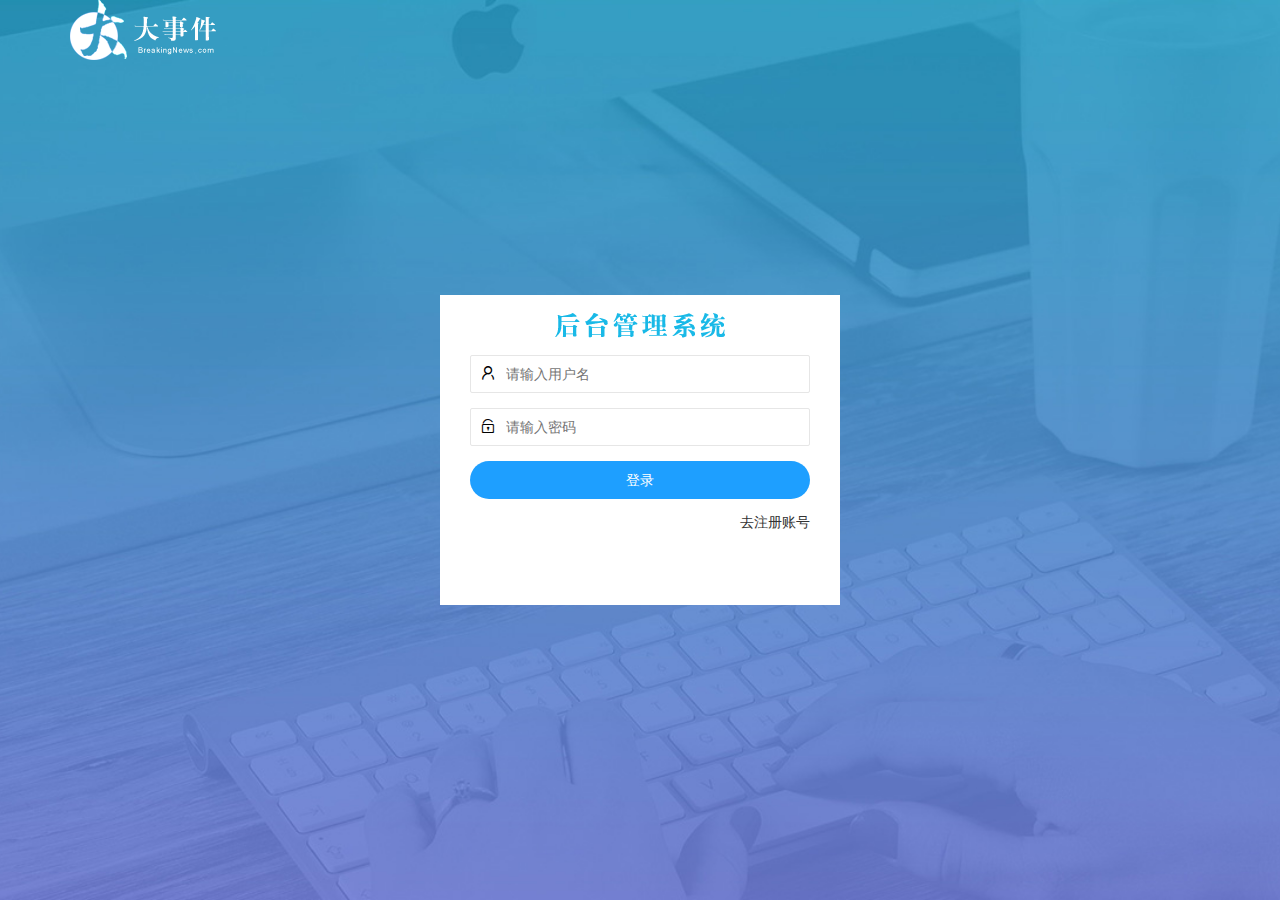
<file: login.html>
<!DOCTYPE html>
<html lang="en">

<head>
    <meta charset="UTF-8">
    <meta name="viewport" content="width=device-width, initial-scale=1.0">
    <title>大事件后代管理系统</title>
    <!-- 引入layui css 文件 -->
    <link rel="stylesheet" href="/assets/lib/layui/css/layui.css">
    <!-- 引入my css文件 -->
    <link rel="stylesheet" href="/assets/css/login.css">
</head>

<body>
    <!-- 顶部logo区域 -->
    <div class="layui-main">
        <img src="/assets/images/logo.png" alt="">
    </div>
    <!-- 后代管理登录tab -->
    <div class="loginAndReBox">
        <div class="login_title"></div>
        <!--  login 登录页面 -->
        <div class="login-box">
            <form action="" class="layui-form login-item">
                <div class="layui-form-item">
                    <i class="layui-icon layui-icon-username"></i>
                    <input type="text" name="username" required lay-verify="required" placeholder="请输入用户名"
                        autocomplete="off" class="layui-input">
                </div>
                <div class="layui-form-item">
                    <i class="layui-icon layui-icon-password"></i>
                    <input type="password" name="password" required lay-verify="required" placeholder="请输入密码"
                        autocomplete="off" class="layui-input">
                </div>
                <div class="layui-form-item">
                    <button class="layui-btn layui-btn-radius layui-btn-normal" lay-submit
                        lay-filter="formDemo">登录</button>
                </div>
                <a href="javascript:;" id="login-box-item">去注册账号</a>
            </form>

        </div>
        <!-- login 注册页面 -->
        <div class="login-reg">
            <form action="" class="layui-form login-item">
                <div class="layui-form-item">
                    <i class="layui-icon layui-icon-username"></i>
                    <input type="text" name="username" required lay-verify="required|username" placeholder="请输入用户名"
                        autocomplete="off" class="layui-input">
                </div>
                <div class="layui-form-item">
                    <i class="layui-icon layui-icon-password"></i>
                    <input type="password" name="password" required lay-verify="required|pass" placeholder="请输入密码"
                        autocomplete="off" class="layui-input password-reitem">
                </div>
                <div class="layui-form-item">
                    <i class="layui-icon layui-icon-password"></i>
                    <input type="password" name="repassword" required lay-verify="required|pass|repass"
                        placeholder="请确认密码" autocomplete="off" class="layui-input ">
                </div>
                <div class="layui-form-item">
                    <button class="layui-btn layui-btn-radius layui-btn-normal" lay-submit
                        lay-filter="formDemo">注册</button>
                </div>
                <a href="javascript:;" id="login-reg-item">去登陆</a>
            </form>

        </div>
    </div>
    <!-- 表单验证区域的div -->
    <div class="reset-data">
    </div>
    <!--  导入jquery文件 -->
    <script src="/assets/lib/jquery.js"></script>
    <!-- 移入layui的js 文件 实现表单验证 -->
    <script src="/assets/lib/layui/layui.all.js"></script>
    <!-- 引入js 根目录 -->
    <script src="/assets/js/baseAPI.js"></script>
    <!-- 导入login.js 文件 -->
    <script src="/assets/js/login.js"></script>
</body>

</html>
</file>
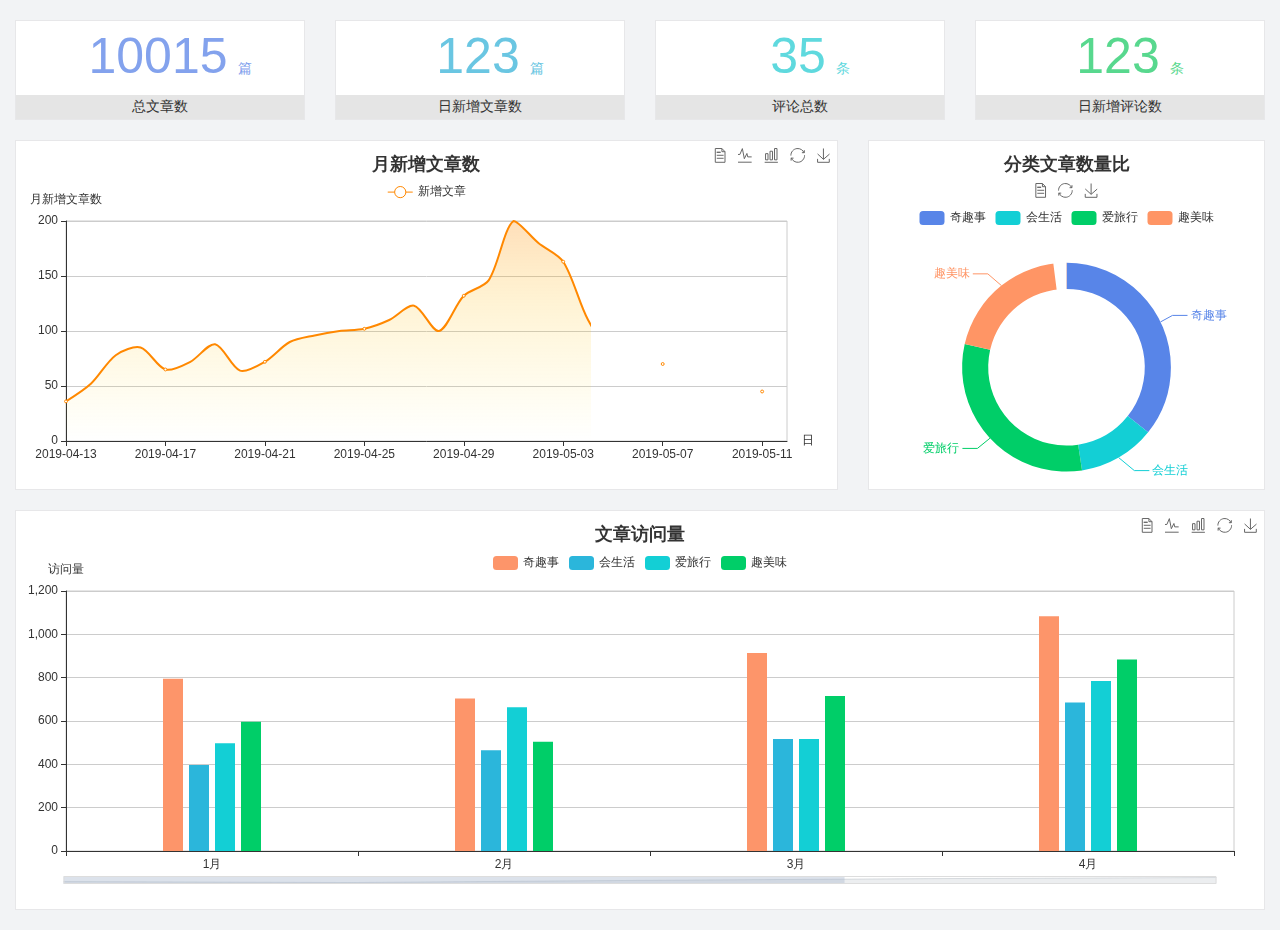
<file: home/dashboard.html>
<!DOCTYPE html>
<html lang="en">

<head>
  <meta charset="UTF-8">
  <meta name="viewport" content="width=device-width, initial-scale=1.0">
  <meta http-equiv="X-UA-Compatible" content="ie=edge">
  <title>图表统计</title>
  <link rel="stylesheet" href="../../assets/lib/bootstrap.css" />
  <link rel="stylesheet" href="../../assets/lib/main.css" />
  <script src="../../assets/lib/jquery.js"></script>
  <script type="text/javascript" src="../../assets/lib/echarts.min.js"></script>
</head>

<body>
  <div class="container-fluid">
    <div class="row spannel_list">
      <div class="col-sm-3 col-xs-6">
        <div class="spannel">
          <em>10015</em><span>篇</span>
          <b>总文章数</b>
        </div>
      </div>
      <div class="col-sm-3 col-xs-6">
        <div class="spannel scolor01">
          <em>123</em><span>篇</span>
          <b>日新增文章数</b>
        </div>
      </div>
      <div class="col-sm-3 col-xs-6">
        <div class="spannel scolor02">
          <em>35</em><span>条</span>
          <b>评论总数</b>
        </div>
      </div>
      <div class="col-sm-3 col-xs-6">
        <div class="spannel scolor03">
          <em>123</em><span>条</span>
          <b>日新增评论数</b>
        </div>
      </div>
    </div>
  </div>

  <div class="container-fluid">
    <div class="row curve-pie">
      <div class="col-lg-8 col-md-8">
        <div class="gragh_pannel" id="curve_show"></div>
      </div>
      <div class="col-lg-4 col-md-4">
        <div class="gragh_pannel" id="pie_show"></div>
      </div>
    </div>
  </div>

  <div class="container-fluid">
    <div class="column_pannel" id="column_show"></div>
  </div>

  <script>
    var oChart = echarts.init(document.getElementById('curve_show'));
    var aList_all = [
      { 'count': 36, 'date': '2019-04-13' },
      { 'count': 52, 'date': '2019-04-14' },
      { 'count': 78, 'date': '2019-04-15' },
      { 'count': 85, 'date': '2019-04-16' },
      { 'count': 65, 'date': '2019-04-17' },
      { 'count': 72, 'date': '2019-04-18' },
      { 'count': 88, 'date': '2019-04-19' },
      { 'count': 64, 'date': '2019-04-20' },
      { 'count': 72, 'date': '2019-04-21' },
      { 'count': 90, 'date': '2019-04-22' },
      { 'count': 96, 'date': '2019-04-23' },
      { 'count': 100, 'date': '2019-04-24' },
      { 'count': 102, 'date': '2019-04-25' },
      { 'count': 110, 'date': '2019-04-26' },
      { 'count': 123, 'date': '2019-04-27' },
      { 'count': 100, 'date': '2019-04-28' },
      { 'count': 132, 'date': '2019-04-29' },
      { 'count': 146, 'date': '2019-04-30' },
      { 'count': 200, 'date': '2019-05-01' },
      { 'count': 180, 'date': '2019-05-02' },
      { 'count': 163, 'date': '2019-05-03' },
      { 'count': 110, 'date': '2019-05-04' },
      { 'count': 80, 'date': '2019-05-05' },
      { 'count': 82, 'date': '2019-05-06' },
      { 'count': 70, 'date': '2019-05-07' },
      { 'count': 65, 'date': '2019-05-08' },
      { 'count': 54, 'date': '2019-05-09' },
      { 'count': 40, 'date': '2019-05-10' },
      { 'count': 45, 'date': '2019-05-11' },
      { 'count': 38, 'date': '2019-05-12' },
    ];

    let aCount = [];
    let aDate = [];

    for (var i = 0; i < aList_all.length; i++) {
      aCount.push(aList_all[i].count);
      aDate.push(aList_all[i].date);
    }

    var chartopt = {
      title: {
        text: '月新增文章数',
        left: 'center',
        top: '10'
      },
      tooltip: {
        trigger: 'axis'
      },
      legend: {
        data: ['新增文章'],
        top: '40'
      },
      toolbox: {
        show: true,
        feature: {
          mark: { show: true },
          dataView: { show: true, readOnly: false },
          magicType: { show: true, type: ['line', 'bar'] },
          restore: { show: true },
          saveAsImage: { show: true }
        }
      },
      calculable: true,
      xAxis: [
        {
          name: '日',
          type: 'category',
          boundaryGap: false,
          data: aDate
        }
      ],
      yAxis: [
        {
          name: '月新增文章数',
          type: 'value'
        }
      ],
      series: [
        {
          name: '新增文章',
          type: 'line',
          smooth: true,
          itemStyle: { normal: { areaStyle: { type: 'default' }, color: '#f80' }, lineStyle: { color: '#f80' } },
          data: aCount
        }],
      areaStyle: {
        normal: {
          color: new echarts.graphic.LinearGradient(0, 0, 0, 1, [{
            offset: 0,
            color: 'rgba(255,136,0,0.39)'
          }, {
            offset: .34,
            color: 'rgba(255,180,0,0.25)'
          }, {
            offset: 1,
            color: 'rgba(255,222,0,0.00)'
          }])

        }
      },
      grid: {
        show: true,
        x: 50,
        x2: 50,
        y: 80,
        height: 220
      }
    };

    oChart.setOption(chartopt);


    var oPie = echarts.init(document.getElementById('pie_show'));
    var oPieopt =
    {
      title: {
        top: 10,
        text: '分类文章数量比',
        x: 'center'
      },
      tooltip: {
        trigger: 'item',
        formatter: "{a} <br/>{b} : {c} ({d}%)"
      },
      color: ['#5885e8', '#13cfd5', '#00ce68', '#ff9565'],
      legend: {
        x: 'center',
        top: 65,
        data: ['奇趣事', '会生活', '爱旅行', '趣美味']
      },
      toolbox: {
        show: true,
        x: 'center',
        top: 35,
        feature: {
          mark: { show: true },
          dataView: { show: true, readOnly: false },
          magicType: {
            show: true,
            type: ['pie', 'funnel'],
            option: {
              funnel: {
                x: '25%',
                width: '50%',
                funnelAlign: 'left',
                max: 1548
              }
            }
          },
          restore: { show: true },
          saveAsImage: { show: true }
        }
      },
      calculable: true,
      series: [
        {
          name: '访问来源',
          type: 'pie',
          radius: ['45%', '60%'],
          center: ['50%', '65%'],
          data: [
            { value: 300, name: '奇趣事' },
            { value: 100, name: '会生活' },
            { value: 260, name: '爱旅行' },
            { value: 180, name: '趣美味' }
          ]
        }
      ]
    };
    oPie.setOption(oPieopt);



    var oColumn = this.echarts.init(document.getElementById('column_show'));
    var oColumnopt =
    {
      title: {
        text: '文章访问量',
        left: 'center',
        top: '10'
      },
      tooltip: {
        trigger: 'axis'
      },
      legend: {
        data: ['奇趣事', '会生活', '爱旅行', '趣美味'],
        top: '40'
      },
      toolbox: {
        show: true,
        feature: {
          mark: { show: true },
          dataView: { show: true, readOnly: false },
          magicType: { show: true, type: ['line', 'bar'] },
          restore: { show: true },
          saveAsImage: { show: true }
        }
      },
      calculable: true,
      xAxis: [
        {
          type: 'category',
          data: ['1月', '2月', '3月', '4月', '5月']
        }
      ],
      yAxis: [
        {
          name: '访问量',
          type: 'value'
        }
      ],
      series: [
        {
          name: '奇趣事',
          type: 'bar',
          barWidth: 20,
          itemStyle: {
            normal: { areaStyle: { type: 'default' }, color: '#fd956a' }
          },
          data: [800, 708, 920, 1090, 1200]
        },
        {
          name: '会生活',
          type: 'bar',
          barWidth: 20,
          itemStyle: {
            normal: { areaStyle: { type: 'default' }, color: '#2bb6db' }
          },
          data: [400, 468, 520, 690, 800]
        },
        {
          name: '爱旅行',
          type: 'bar',
          barWidth: 20,
          itemStyle: {
            normal: { areaStyle: { type: 'default' }, color: '#13cfd5' }
          },
          data: [500, 668, 520, 790, 900]
        },
        {
          name: '趣美味',
          type: 'bar',
          barWidth: 20,
          itemStyle: {
            normal: { areaStyle: { type: 'default' }, color: '#00ce68' }
          },
          data: [600, 508, 720, 890, 1000]
        }
      ],
      grid: {
        show: true,
        x: 50,
        x2: 30,
        y: 80,
        height: 260
      },
      dataZoom: [//给x轴设置滚动条
        {
          start: 0,//默认为0
          end: 100 - 1000 / 31,//默认为100
          type: 'slider',
          show: true,
          xAxisIndex: [0],
          handleSize: 0,//滑动条的 左右2个滑动条的大小
          height: 8,//组件高度
          left: 45, //左边的距离
          right: 50,//右边的距离
          bottom: 26,//右边的距离
          handleColor: '#ddd',//h滑动图标的颜色
          handleStyle: {
            borderColor: "#cacaca",
            borderWidth: "1",
            shadowBlur: 2,
            background: "#ddd",
            shadowColor: "#ddd",
          }
        }]
    };
    oColumn.setOption(oColumnopt);
  </script>
</body>

</html>
</file>
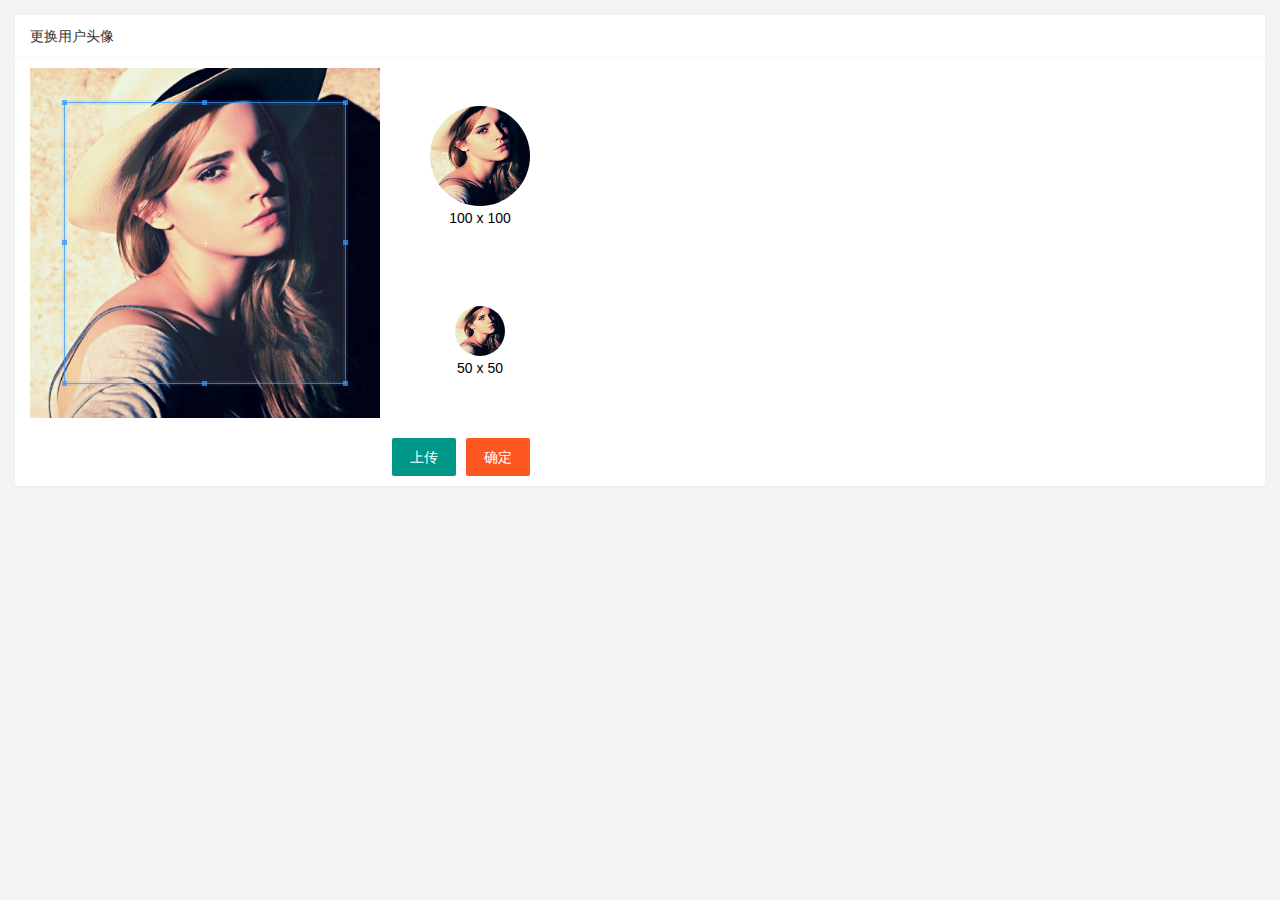
<file: user/user_avatar.html>
<!DOCTYPE html>
<html lang="en">

<head>
    <meta charset="UTF-8">
    <meta name="viewport" content="width=device-width, initial-scale=1.0">
    <title>更换用户头像</title>
    <!--引入layui文件 -->
    <link rel="stylesheet" href="/assets/lib/layui/css/layui.css">
    <!-- 引入裁剪图片的css文件样式 -->
    <link rel="stylesheet" href="/assets/lib/cropper/cropper.css">
    <!-- 引入user_info的css文件 -->
    <link rel="stylesheet" href="/assets/css/user/user_avatar.css">

</head>

<body>
    <div class="layui-card">
        <div class="layui-card-header">更换用户头像</div>
        <div class="layui-card-body">
            <!-- 第一行的图片裁剪和预览区域 -->
            <div class="row1">
                <!-- 图片裁剪区域 -->
                <div class="cropper-box">
                    <!-- 这个 img 标签很重要，将来会把它初始化为裁剪区域 -->
                    <img id="image" src="/assets/images/sample.jpg" />
                </div>
                <!-- 图片的预览区域 -->
                <div class="preview-box">
                    <div>
                        <!-- 宽高为 100px 的预览区域 -->
                        <div class="img-preview w100"></div>
                        <p class="size">100 x 100</p>
                    </div>
                    <div>
                        <!-- 宽高为 50px 的预览区域 -->
                        <div class="img-preview w50"></div>
                        <p class="size">50 x 50</p>
                    </div>
                </div>
            </div>
            <!-- 按钮区域 -->
            <div class="row2">
                <button type="button" class="layui-btn" id="UploadBtn">上传</button>
                <button type="button" class="layui-btn layui-btn-danger" id="btnSure">确定</button>
            </div>
        </div>
    </div>
    <!-- es6中的accept指定上传的模式图片的类型是什么类型的  -->
    <input type="file" id="file" accept="image/gif,image/jpeg,image/jpeg,image/png">
    <!-- 引入jq文件 -->
    <script src="/assets/lib/jquery.js"></script>
    <!-- 引入参加图片的js文件 -->
    <script src="/assets/lib/cropper/Cropper.js"></script>
    <script src="/assets/lib/cropper/jquery-cropper.js"></script>
    <!-- 引入layui的js的文件 -->
    <script src="/assets/lib/layui/layui.all.js"></script>
    <!-- 引入baseApi请求设置 -->
    <script src="/assets/js/baseAPI.js"></script>
    <!-- 引入user_info的js文件 -->
    <script src="/assets/js/user/user_avatar.js"></script>
</body>

</html>
</file>
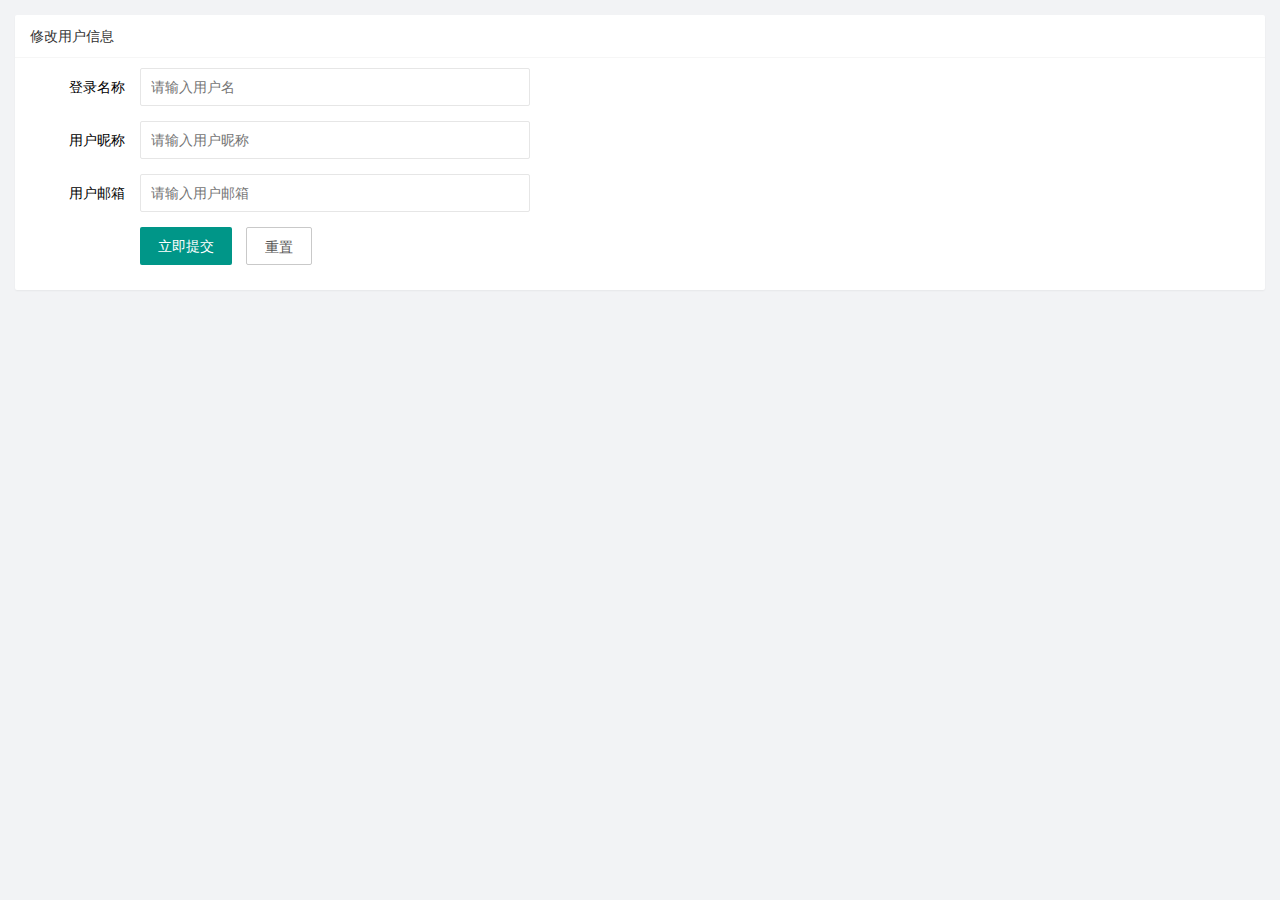
<file: user/user_info.html>
<!DOCTYPE html>
<html lang="en">

<head>
    <meta charset="UTF-8">
    <meta name="viewport" content="width=device-width, initial-scale=1.0">
    <title>用户更改个人资料页面</title>
    <!--引入layui文件 -->
    <link rel="stylesheet" href="/assets/lib/layui/css/layui.css">
    <!-- 引入user_info的css文件 -->
    <link rel="stylesheet" href="/assets/css/user/user_info.css">

</head>

<body>
    <!-- 内容主体区域 -->
    <div class="layui-card">
        <div class="layui-card-header">修改用户信息</div>
        <div class="layui-card-body">

            <form class="layui-form" action="" lay-filter="formUserInfo">
                <input type="hidden" name="id" value="">
                <div class="layui-form-item">
                    <label class="layui-form-label">登录名称</label>
                    <div class="layui-input-block">
                        <input type="text" name="username" required lay-verify="required" placeholder="请输入用户名"
                            autocomplete="off" class="layui-input" readonly>
                    </div>
                </div>
                <!--  -->
                <div class="layui-form-item">
                    <label class="layui-form-label">用户昵称</label>
                    <div class="layui-input-block">
                        <input type="text" name="nickname" required lay-verify="required|nickname" placeholder="请输入用户昵称"
                            autocomplete="off" class="layui-input">
                    </div>
                </div>

                <div class="layui-form-item">
                    <label class="layui-form-label">用户邮箱</label>
                    <div class="layui-input-block">
                        <input type="text" name="email" required lay-verify="required|email" placeholder="请输入用户邮箱"
                            autocomplete="off" class="layui-input">
                    </div>
                </div>

                <!-- 重置提交 -->
                <div class="layui-form-item">
                    <div class="layui-input-block">
                        <button class="layui-btn" lay-submit lay-filter="formDemo" id="submitBtn">立即提交</button>
                        <button type="reset" class="layui-btn layui-btn-primary" id="resetBtn">重置</button>
                    </div>
                </div>
            </form>
        </div>
    </div>

    <!-- 引入jq文件 -->
    <script src="/assets/lib/jquery.js"></script>
    <!-- 引入layui的js的文件 -->
    <script src="/assets/lib/layui/layui.all.js"></script>
    <!-- 引入baseApi请求设置 -->
    <script src="/assets/js/baseAPI.js"></script>
    <!-- 引入user_info的js文件 -->
    <script src="/assets/js/user/user_info.js"></script>
</body>

</html>
</file>
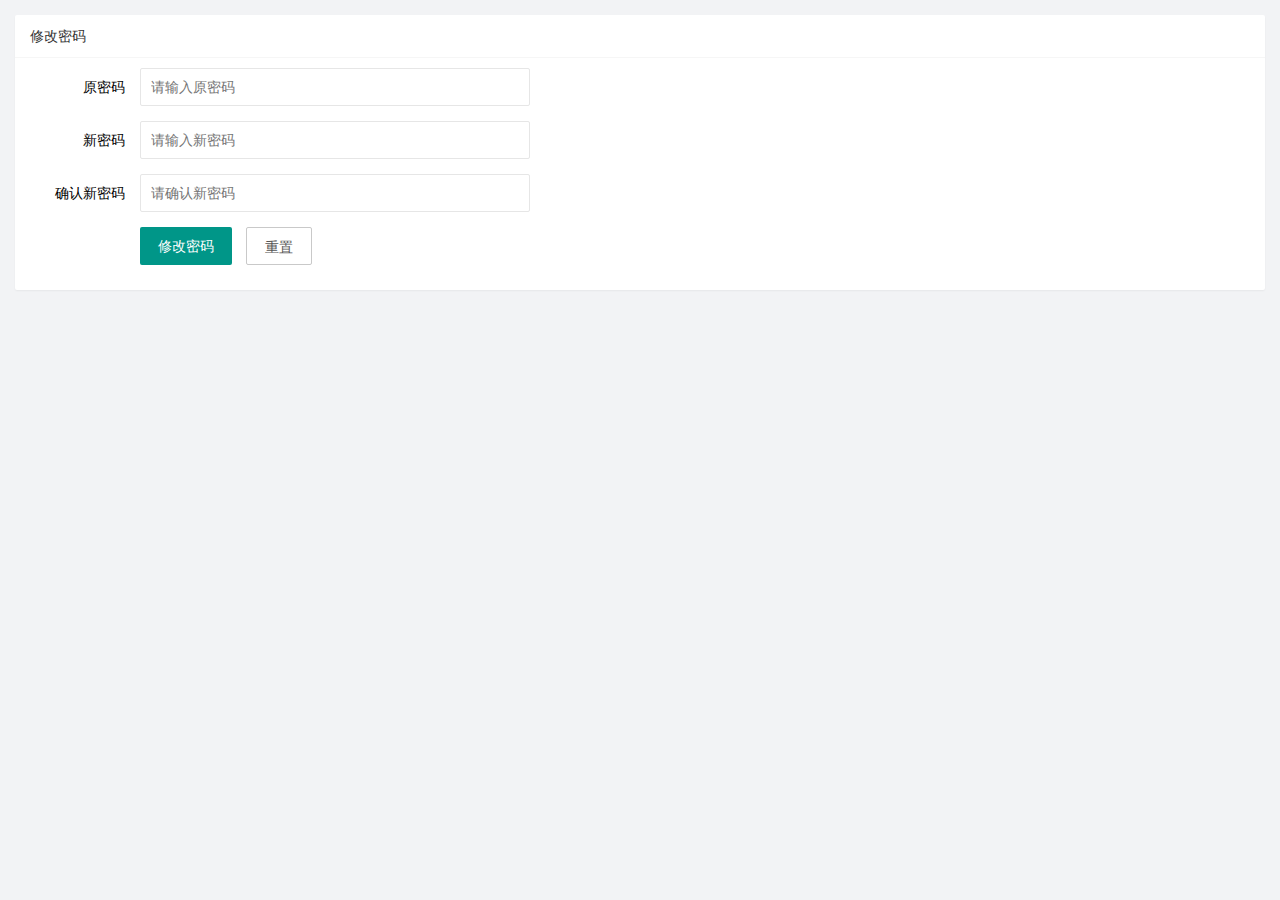
<file: user/user_pwd.html>
<!DOCTYPE html>
<html lang="en">

<head>
    <meta charset="UTF-8">
    <meta name="viewport" content="width=device-width, initial-scale=1.0">
    <title>用户更改个人资料页面</title>
    <!--引入layui文件 -->
    <link rel="stylesheet" href="/assets/lib/layui/css/layui.css">
    <!-- 引入user_info的css文件 -->
    <link rel="stylesheet" href="/assets/css/user/user_pwd.css">

</head>

<body>
    <!-- 内容主体区域 -->
    <div class="layui-card">
        <div class="layui-card-header">修改密码</div>
        <div class="layui-card-body">

            <form class="layui-form" action="" lay-filter="formUserInfo">
                <input type="hidden" name="id">
                <div class="layui-form-item">
                    <label class="layui-form-label">原密码</label>
                    <div class="layui-input-block">
                        <input type="password" name="oldPwd" required lay-verify="required|pwd" placeholder="请输入原密码"
                            autocomplete="off" class="layui-input">
                    </div>
                </div>
                <!--  -->
                <div class="layui-form-item">
                    <label class="layui-form-label">新密码</label>
                    <div class="layui-input-block">
                        <input type="password" name="newPwd" required lay-verify="required|pwd|samePwd"
                            placeholder="请输入新密码" autocomplete="off" class="layui-input">
                    </div>
                </div>

                <div class="layui-form-item">
                    <label class="layui-form-label">确认新密码</label>
                    <div class="layui-input-block">
                        <input type="password" name="rePwd" required lay-verify="required|pwd|rePwd"
                            placeholder="请确认新密码" autocomplete="off" class="layui-input">
                    </div>
                </div>

                <!-- 重置提交 -->
                <div class="layui-form-item">
                    <div class="layui-input-block">
                        <button class="layui-btn" lay-submit lay-filter="formDemo" id="submitBtn">修改密码</button>
                        <button type="reset" class="layui-btn layui-btn-primary" id="resetBtn">重置</button>
                    </div>
                </div>
            </form>
        </div>
    </div>

    <!-- 引入jq文件 -->
    <script src="/assets/lib/jquery.js"></script>
    <!-- 引入layui的js的文件 -->
    <script src="/assets/lib/layui/layui.all.js"></script>
    <!-- 引入baseApi请求设置 -->
    <script src="/assets/js/baseAPI.js"></script>
    <!-- 引入user_info的js文件 -->
    <script src="/assets/js/user/user_pwd.js"></script>
</body>

</html>
</file>
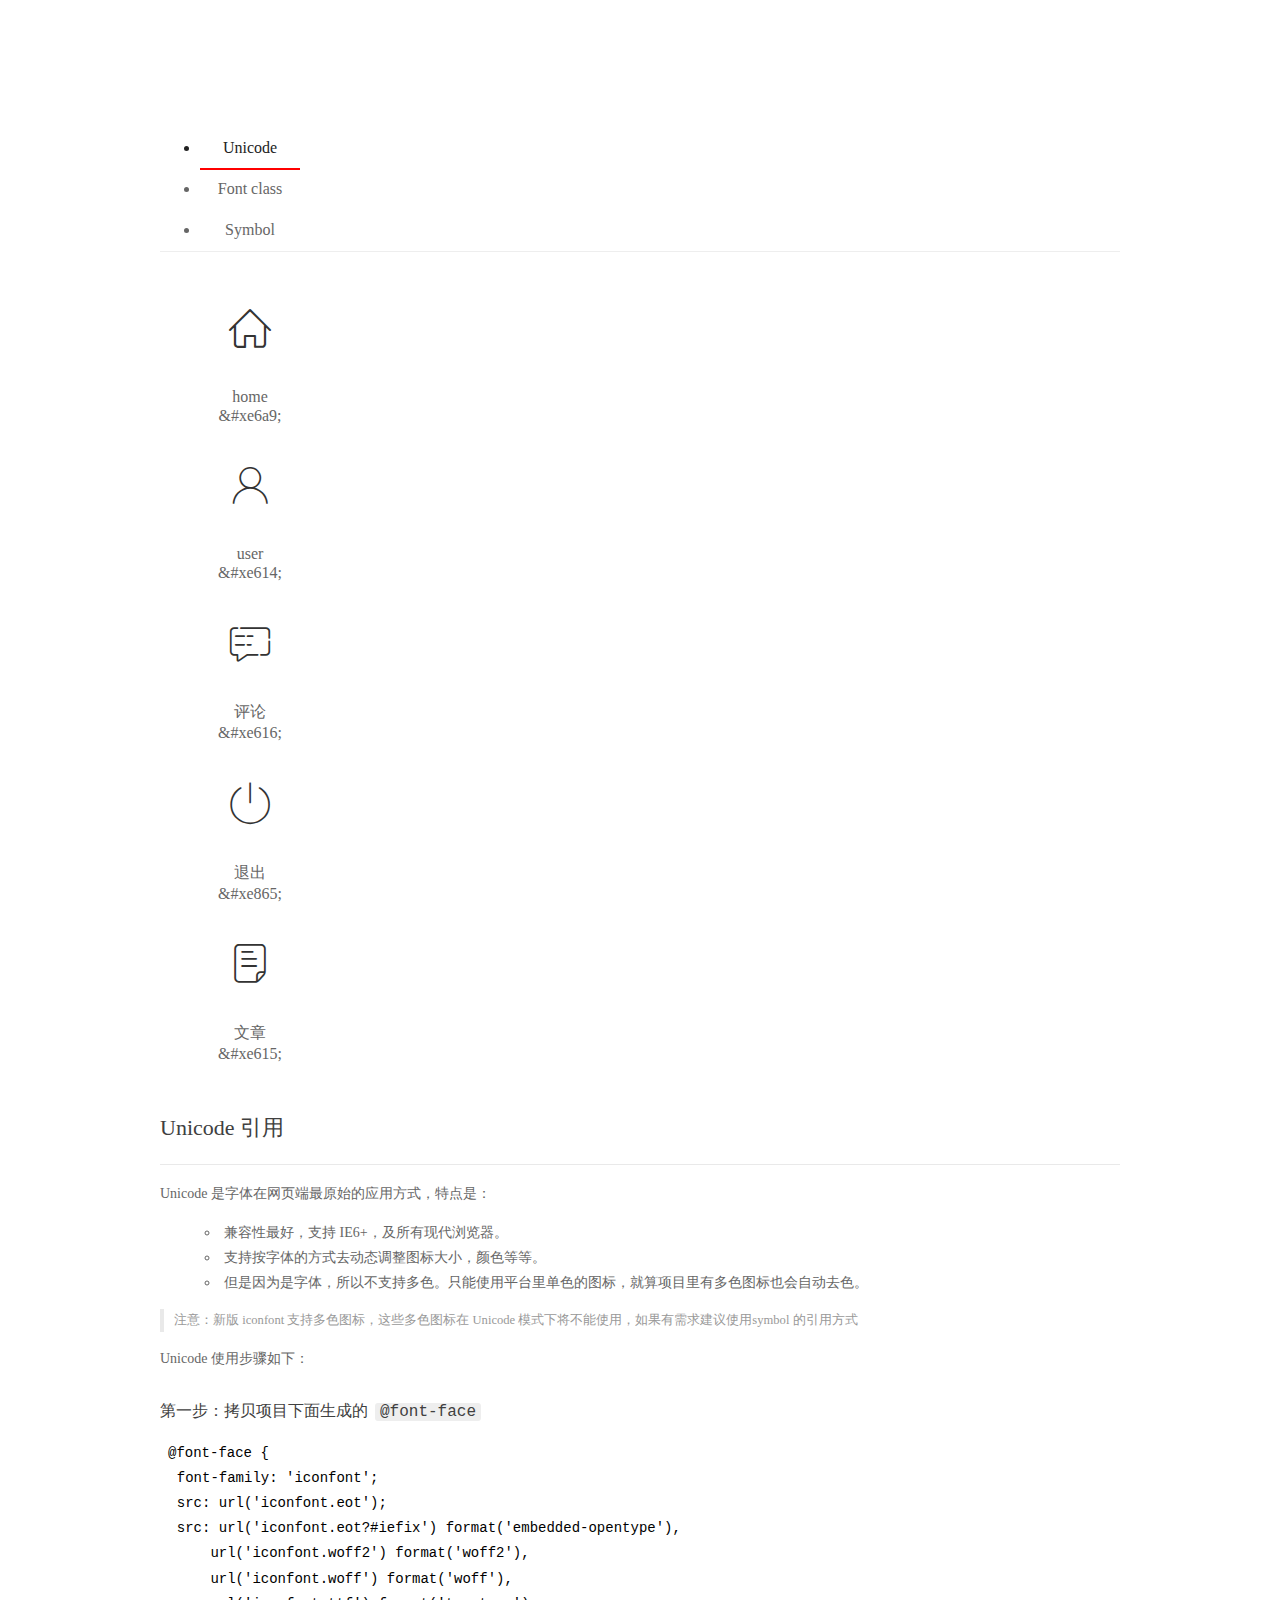
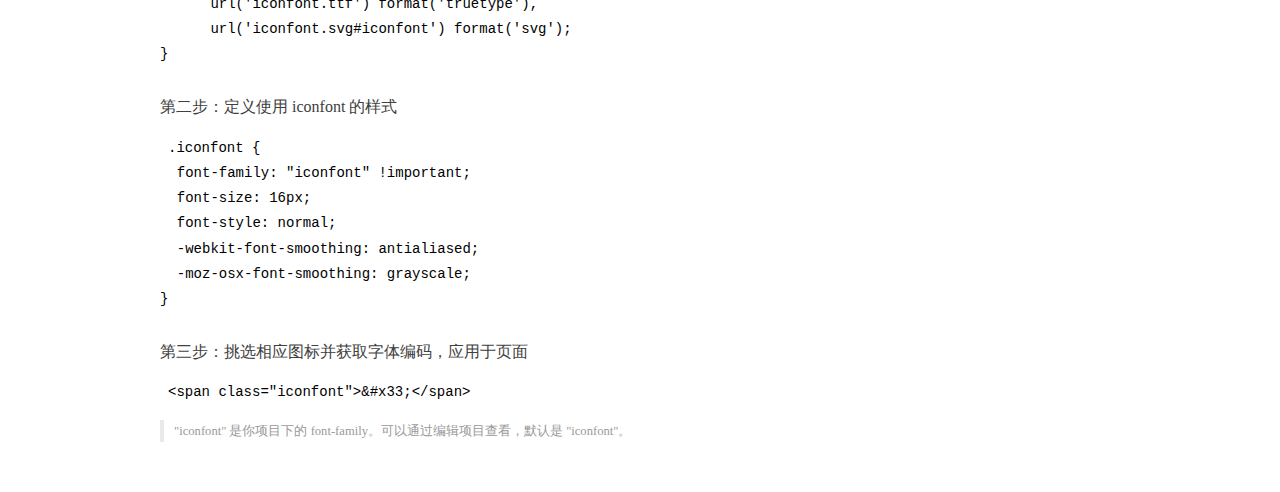
<file: assets/fonts/demo_index.html>
<!DOCTYPE html>
<html>
<head>
  <meta charset="utf-8"/>
  <title>IconFont Demo</title>
  <link rel="shortcut icon" href="https://gtms04.alicdn.com/tps/i4/TB1_oz6GVXXXXaFXpXXJDFnIXXX-64-64.ico" type="image/x-icon"/>
  <link rel="stylesheet" href="https://g.alicdn.com/thx/cube/1.3.2/cube.min.css">
  <link rel="stylesheet" href="demo.css">
  <link rel="stylesheet" href="iconfont.css">
  <script src="iconfont.js"></script>
  <!-- jQuery -->
  <script src="https://a1.alicdn.com/oss/uploads/2018/12/26/7bfddb60-08e8-11e9-9b04-53e73bb6408b.js"></script>
  <!-- 代码高亮 -->
  <script src="https://a1.alicdn.com/oss/uploads/2018/12/26/a3f714d0-08e6-11e9-8a15-ebf944d7534c.js"></script>
</head>
<body>
  <div class="main">
    <h1 class="logo"><a href="https://www.iconfont.cn/" title="iconfont 首页" target="_blank">&#xe86b;</a></h1>
    <div class="nav-tabs">
      <ul id="tabs" class="dib-box">
        <li class="dib active"><span>Unicode</span></li>
        <li class="dib"><span>Font class</span></li>
        <li class="dib"><span>Symbol</span></li>
      </ul>
      
    </div>
    <div class="tab-container">
      <div class="content unicode" style="display: block;">
          <ul class="icon_lists dib-box">
          
            <li class="dib">
              <span class="icon iconfont">&#xe6a9;</span>
                <div class="name">home</div>
                <div class="code-name">&amp;#xe6a9;</div>
              </li>
          
            <li class="dib">
              <span class="icon iconfont">&#xe614;</span>
                <div class="name">user</div>
                <div class="code-name">&amp;#xe614;</div>
              </li>
          
            <li class="dib">
              <span class="icon iconfont">&#xe616;</span>
                <div class="name">评论</div>
                <div class="code-name">&amp;#xe616;</div>
              </li>
          
            <li class="dib">
              <span class="icon iconfont">&#xe865;</span>
                <div class="name">退出</div>
                <div class="code-name">&amp;#xe865;</div>
              </li>
          
            <li class="dib">
              <span class="icon iconfont">&#xe615;</span>
                <div class="name">文章</div>
                <div class="code-name">&amp;#xe615;</div>
              </li>
          
          </ul>
          <div class="article markdown">
          <h2 id="unicode-">Unicode 引用</h2>
          <hr>

          <p>Unicode 是字体在网页端最原始的应用方式，特点是：</p>
          <ul>
            <li>兼容性最好，支持 IE6+，及所有现代浏览器。</li>
            <li>支持按字体的方式去动态调整图标大小，颜色等等。</li>
            <li>但是因为是字体，所以不支持多色。只能使用平台里单色的图标，就算项目里有多色图标也会自动去色。</li>
          </ul>
          <blockquote>
            <p>注意：新版 iconfont 支持多色图标，这些多色图标在 Unicode 模式下将不能使用，如果有需求建议使用symbol 的引用方式</p>
          </blockquote>
          <p>Unicode 使用步骤如下：</p>
          <h3 id="-font-face">第一步：拷贝项目下面生成的 <code>@font-face</code></h3>
<pre><code class="language-css"
>@font-face {
  font-family: 'iconfont';
  src: url('iconfont.eot');
  src: url('iconfont.eot?#iefix') format('embedded-opentype'),
      url('iconfont.woff2') format('woff2'),
      url('iconfont.woff') format('woff'),
      url('iconfont.ttf') format('truetype'),
      url('iconfont.svg#iconfont') format('svg');
}
</code></pre>
          <h3 id="-iconfont-">第二步：定义使用 iconfont 的样式</h3>
<pre><code class="language-css"
>.iconfont {
  font-family: "iconfont" !important;
  font-size: 16px;
  font-style: normal;
  -webkit-font-smoothing: antialiased;
  -moz-osx-font-smoothing: grayscale;
}
</code></pre>
          <h3 id="-">第三步：挑选相应图标并获取字体编码，应用于页面</h3>
<pre>
<code class="language-html"
>&lt;span class="iconfont"&gt;&amp;#x33;&lt;/span&gt;
</code></pre>
          <blockquote>
            <p>"iconfont" 是你项目下的 font-family。可以通过编辑项目查看，默认是 "iconfont"。</p>
          </blockquote>
          </div>
      </div>
      <div class="content font-class">
        <ul class="icon_lists dib-box">
          
          <li class="dib">
            <span class="icon iconfont icon-home"></span>
            <div class="name">
              home
            </div>
            <div class="code-name">.icon-home
            </div>
          </li>
          
          <li class="dib">
            <span class="icon iconfont icon-user"></span>
            <div class="name">
              user
            </div>
            <div class="code-name">.icon-user
            </div>
          </li>
          
          <li class="dib">
            <span class="icon iconfont icon-pinglun"></span>
            <div class="name">
              评论
            </div>
            <div class="code-name">.icon-pinglun
            </div>
          </li>
          
          <li class="dib">
            <span class="icon iconfont icon-tuichu"></span>
            <div class="name">
              退出
            </div>
            <div class="code-name">.icon-tuichu
            </div>
          </li>
          
          <li class="dib">
            <span class="icon iconfont icon-16"></span>
            <div class="name">
              文章
            </div>
            <div class="code-name">.icon-16
            </div>
          </li>
          
        </ul>
        <div class="article markdown">
        <h2 id="font-class-">font-class 引用</h2>
        <hr>

        <p>font-class 是 Unicode 使用方式的一种变种，主要是解决 Unicode 书写不直观，语意不明确的问题。</p>
        <p>与 Unicode 使用方式相比，具有如下特点：</p>
        <ul>
          <li>兼容性良好，支持 IE8+，及所有现代浏览器。</li>
          <li>相比于 Unicode 语意明确，书写更直观。可以很容易分辨这个 icon 是什么。</li>
          <li>因为使用 class 来定义图标，所以当要替换图标时，只需要修改 class 里面的 Unicode 引用。</li>
          <li>不过因为本质上还是使用的字体，所以多色图标还是不支持的。</li>
        </ul>
        <p>使用步骤如下：</p>
        <h3 id="-fontclass-">第一步：引入项目下面生成的 fontclass 代码：</h3>
<pre><code class="language-html">&lt;link rel="stylesheet" href="./iconfont.css"&gt;
</code></pre>
        <h3 id="-">第二步：挑选相应图标并获取类名，应用于页面：</h3>
<pre><code class="language-html">&lt;span class="iconfont icon-xxx"&gt;&lt;/span&gt;
</code></pre>
        <blockquote>
          <p>"
            iconfont" 是你项目下的 font-family。可以通过编辑项目查看，默认是 "iconfont"。</p>
        </blockquote>
      </div>
      </div>
      <div class="content symbol">
          <ul class="icon_lists dib-box">
          
            <li class="dib">
                <svg class="icon svg-icon" aria-hidden="true">
                  <use xlink:href="#icon-home"></use>
                </svg>
                <div class="name">home</div>
                <div class="code-name">#icon-home</div>
            </li>
          
            <li class="dib">
                <svg class="icon svg-icon" aria-hidden="true">
                  <use xlink:href="#icon-user"></use>
                </svg>
                <div class="name">user</div>
                <div class="code-name">#icon-user</div>
            </li>
          
            <li class="dib">
                <svg class="icon svg-icon" aria-hidden="true">
                  <use xlink:href="#icon-pinglun"></use>
                </svg>
                <div class="name">评论</div>
                <div class="code-name">#icon-pinglun</div>
            </li>
          
            <li class="dib">
                <svg class="icon svg-icon" aria-hidden="true">
                  <use xlink:href="#icon-tuichu"></use>
                </svg>
                <div class="name">退出</div>
                <div class="code-name">#icon-tuichu</div>
            </li>
          
            <li class="dib">
                <svg class="icon svg-icon" aria-hidden="true">
                  <use xlink:href="#icon-16"></use>
                </svg>
                <div class="name">文章</div>
                <div class="code-name">#icon-16</div>
            </li>
          
          </ul>
          <div class="article markdown">
          <h2 id="symbol-">Symbol 引用</h2>
          <hr>

          <p>这是一种全新的使用方式，应该说这才是未来的主流，也是平台目前推荐的用法。相关介绍可以参考这篇<a href="">文章</a>
            这种用法其实是做了一个 SVG 的集合，与另外两种相比具有如下特点：</p>
          <ul>
            <li>支持多色图标了，不再受单色限制。</li>
            <li>通过一些技巧，支持像字体那样，通过 <code>font-size</code>, <code>color</code> 来调整样式。</li>
            <li>兼容性较差，支持 IE9+，及现代浏览器。</li>
            <li>浏览器渲染 SVG 的性能一般，还不如 png。</li>
          </ul>
          <p>使用步骤如下：</p>
          <h3 id="-symbol-">第一步：引入项目下面生成的 symbol 代码：</h3>
<pre><code class="language-html">&lt;script src="./iconfont.js"&gt;&lt;/script&gt;
</code></pre>
          <h3 id="-css-">第二步：加入通用 CSS 代码（引入一次就行）：</h3>
<pre><code class="language-html">&lt;style&gt;
.icon {
  width: 1em;
  height: 1em;
  vertical-align: -0.15em;
  fill: currentColor;
  overflow: hidden;
}
&lt;/style&gt;
</code></pre>
          <h3 id="-">第三步：挑选相应图标并获取类名，应用于页面：</h3>
<pre><code class="language-html">&lt;svg class="icon" aria-hidden="true"&gt;
  &lt;use xlink:href="#icon-xxx"&gt;&lt;/use&gt;
&lt;/svg&gt;
</code></pre>
          </div>
      </div>

    </div>
  </div>
  <script>
  $(document).ready(function () {
      $('.tab-container .content:first').show()

      $('#tabs li').click(function (e) {
        var tabContent = $('.tab-container .content')
        var index = $(this).index()

        if ($(this).hasClass('active')) {
          return
        } else {
          $('#tabs li').removeClass('active')
          $(this).addClass('active')

          tabContent.hide().eq(index).fadeIn()
        }
      })
    })
  </script>
</body>
</html>
</file>
<file: assets/lib/layui/css/layui.css>
/** layui-v2.5.5 MIT License By https://www.layui.com */
 .layui-inline,img{display:inline-block;vertical-align:middle}h1,h2,h3,h4,h5,h6{font-weight:400}.layui-edge,.layui-header,.layui-inline,.layui-main{position:relative}.layui-body,.layui-edge,.layui-elip{overflow:hidden}.layui-btn,.layui-edge,.layui-inline,img{vertical-align:middle}.layui-btn,.layui-disabled,.layui-icon,.layui-unselect{-moz-user-select:none;-webkit-user-select:none;-ms-user-select:none}.layui-elip,.layui-form-checkbox span,.layui-form-pane .layui-form-label{text-overflow:ellipsis;white-space:nowrap}.layui-breadcrumb,.layui-tree-btnGroup{visibility:hidden}blockquote,body,button,dd,div,dl,dt,form,h1,h2,h3,h4,h5,h6,input,li,ol,p,pre,td,textarea,th,ul{margin:0;padding:0;-webkit-tap-highlight-color:rgba(0,0,0,0)}a:active,a:hover{outline:0}img{border:none}li{list-style:none}table{border-collapse:collapse;border-spacing:0}h4,h5,h6{font-size:100%}button,input,optgroup,option,select,textarea{font-family:inherit;font-size:inherit;font-style:inherit;font-weight:inherit;outline:0}pre{white-space:pre-wrap;white-space:-moz-pre-wrap;white-space:-pre-wrap;white-space:-o-pre-wrap;word-wrap:break-word}body{line-height:24px;font:14px Helvetica Neue,Helvetica,PingFang SC,Tahoma,Arial,sans-serif}hr{height:1px;margin:10px 0;border:0;clear:both}a{color:#333;text-decoration:none}a:hover{color:#777}a cite{font-style:normal;*cursor:pointer}.layui-border-box,.layui-border-box *{box-sizing:border-box}.layui-box,.layui-box *{box-sizing:content-box}.layui-clear{clear:both;*zoom:1}.layui-clear:after{content:'\20';clear:both;*zoom:1;display:block;height:0}.layui-inline{*display:inline;*zoom:1}.layui-edge{display:inline-block;width:0;height:0;border-width:6px;border-style:dashed;border-color:transparent}.layui-edge-top{top:-4px;border-bottom-color:#999;border-bottom-style:solid}.layui-edge-right{border-left-color:#999;border-left-style:solid}.layui-edge-bottom{top:2px;border-top-color:#999;border-top-style:solid}.layui-edge-left{border-right-color:#999;border-right-style:solid}.layui-disabled,.layui-disabled:hover{color:#d2d2d2!important;cursor:not-allowed!important}.layui-circle{border-radius:100%}.layui-show{display:block!important}.layui-hide{display:none!important}@font-face{font-family:layui-icon;src:url(../font/iconfont.eot?v=250);src:url(../font/iconfont.eot?v=250#iefix) format('embedded-opentype'),url(../font/iconfont.woff2?v=250) format('woff2'),url(../font/iconfont.woff?v=250) format('woff'),url(../font/iconfont.ttf?v=250) format('truetype'),url(../font/iconfont.svg?v=250#layui-icon) format('svg')}.layui-icon{font-family:layui-icon!important;font-size:16px;font-style:normal;-webkit-font-smoothing:antialiased;-moz-osx-font-smoothing:grayscale}.layui-icon-reply-fill:before{content:"\e611"}.layui-icon-set-fill:before{content:"\e614"}.layui-icon-menu-fill:before{content:"\e60f"}.layui-icon-search:before{content:"\e615"}.layui-icon-share:before{content:"\e641"}.layui-icon-set-sm:before{content:"\e620"}.layui-icon-engine:before{content:"\e628"}.layui-icon-close:before{content:"\1006"}.layui-icon-close-fill:before{content:"\1007"}.layui-icon-chart-screen:before{content:"\e629"}.layui-icon-star:before{content:"\e600"}.layui-icon-circle-dot:before{content:"\e617"}.layui-icon-chat:before{content:"\e606"}.layui-icon-release:before{content:"\e609"}.layui-icon-list:before{content:"\e60a"}.layui-icon-chart:before{content:"\e62c"}.layui-icon-ok-circle:before{content:"\1005"}.layui-icon-layim-theme:before{content:"\e61b"}.layui-icon-table:before{content:"\e62d"}.layui-icon-right:before{content:"\e602"}.layui-icon-left:before{content:"\e603"}.layui-icon-cart-simple:before{content:"\e698"}.layui-icon-face-cry:before{content:"\e69c"}.layui-icon-face-smile:before{content:"\e6af"}.layui-icon-survey:before{content:"\e6b2"}.layui-icon-tree:before{content:"\e62e"}.layui-icon-upload-circle:before{content:"\e62f"}.layui-icon-add-circle:before{content:"\e61f"}.layui-icon-download-circle:before{content:"\e601"}.layui-icon-templeate-1:before{content:"\e630"}.layui-icon-util:before{content:"\e631"}.layui-icon-face-surprised:before{content:"\e664"}.layui-icon-edit:before{content:"\e642"}.layui-icon-speaker:before{content:"\e645"}.layui-icon-down:before{content:"\e61a"}.layui-icon-file:before{content:"\e621"}.layui-icon-layouts:before{content:"\e632"}.layui-icon-rate-half:before{content:"\e6c9"}.layui-icon-add-circle-fine:before{content:"\e608"}.layui-icon-prev-circle:before{content:"\e633"}.layui-icon-read:before{content:"\e705"}.layui-icon-404:before{content:"\e61c"}.layui-icon-carousel:before{content:"\e634"}.layui-icon-help:before{content:"\e607"}.layui-icon-code-circle:before{content:"\e635"}.layui-icon-water:before{content:"\e636"}.layui-icon-username:before{content:"\e66f"}.layui-icon-find-fill:before{content:"\e670"}.layui-icon-about:before{content:"\e60b"}.layui-icon-location:before{content:"\e715"}.layui-icon-up:before{content:"\e619"}.layui-icon-pause:before{content:"\e651"}.layui-icon-date:before{content:"\e637"}.layui-icon-layim-uploadfile:before{content:"\e61d"}.layui-icon-delete:before{content:"\e640"}.layui-icon-play:before{content:"\e652"}.layui-icon-top:before{content:"\e604"}.layui-icon-friends:before{content:"\e612"}.layui-icon-refresh-3:before{content:"\e9aa"}.layui-icon-ok:before{content:"\e605"}.layui-icon-layer:before{content:"\e638"}.layui-icon-face-smile-fine:before{content:"\e60c"}.layui-icon-dollar:before{content:"\e659"}.layui-icon-group:before{content:"\e613"}.layui-icon-layim-download:before{content:"\e61e"}.layui-icon-picture-fine:before{content:"\e60d"}.layui-icon-link:before{content:"\e64c"}.layui-icon-diamond:before{content:"\e735"}.layui-icon-log:before{content:"\e60e"}.layui-icon-rate-solid:before{content:"\e67a"}.layui-icon-fonts-del:before{content:"\e64f"}.layui-icon-unlink:before{content:"\e64d"}.layui-icon-fonts-clear:before{content:"\e639"}.layui-icon-triangle-r:before{content:"\e623"}.layui-icon-circle:before{content:"\e63f"}.layui-icon-radio:before{content:"\e643"}.layui-icon-align-center:before{content:"\e647"}.layui-icon-align-right:before{content:"\e648"}.layui-icon-align-left:before{content:"\e649"}.layui-icon-loading-1:before{content:"\e63e"}.layui-icon-return:before{content:"\e65c"}.layui-icon-fonts-strong:before{content:"\e62b"}.layui-icon-upload:before{content:"\e67c"}.layui-icon-dialogue:before{content:"\e63a"}.layui-icon-video:before{content:"\e6ed"}.layui-icon-headset:before{content:"\e6fc"}.layui-icon-cellphone-fine:before{content:"\e63b"}.layui-icon-add-1:before{content:"\e654"}.layui-icon-face-smile-b:before{content:"\e650"}.layui-icon-fonts-html:before{content:"\e64b"}.layui-icon-form:before{content:"\e63c"}.layui-icon-cart:before{content:"\e657"}.layui-icon-camera-fill:before{content:"\e65d"}.layui-icon-tabs:before{content:"\e62a"}.layui-icon-fonts-code:before{content:"\e64e"}.layui-icon-fire:before{content:"\e756"}.layui-icon-set:before{content:"\e716"}.layui-icon-fonts-u:before{content:"\e646"}.layui-icon-triangle-d:before{content:"\e625"}.layui-icon-tips:before{content:"\e702"}.layui-icon-picture:before{content:"\e64a"}.layui-icon-more-vertical:before{content:"\e671"}.layui-icon-flag:before{content:"\e66c"}.layui-icon-loading:before{content:"\e63d"}.layui-icon-fonts-i:before{content:"\e644"}.layui-icon-refresh-1:before{content:"\e666"}.layui-icon-rmb:before{content:"\e65e"}.layui-icon-home:before{content:"\e68e"}.layui-icon-user:before{content:"\e770"}.layui-icon-notice:before{content:"\e667"}.layui-icon-login-weibo:before{content:"\e675"}.layui-icon-voice:before{content:"\e688"}.layui-icon-upload-drag:before{content:"\e681"}.layui-icon-login-qq:before{content:"\e676"}.layui-icon-snowflake:before{content:"\e6b1"}.layui-icon-file-b:before{content:"\e655"}.layui-icon-template:before{content:"\e663"}.layui-icon-auz:before{content:"\e672"}.layui-icon-console:before{content:"\e665"}.layui-icon-app:before{content:"\e653"}.layui-icon-prev:before{content:"\e65a"}.layui-icon-website:before{content:"\e7ae"}.layui-icon-next:before{content:"\e65b"}.layui-icon-component:before{content:"\e857"}.layui-icon-more:before{content:"\e65f"}.layui-icon-login-wechat:before{content:"\e677"}.layui-icon-shrink-right:before{content:"\e668"}.layui-icon-spread-left:before{content:"\e66b"}.layui-icon-camera:before{content:"\e660"}.layui-icon-note:before{content:"\e66e"}.layui-icon-refresh:before{content:"\e669"}.layui-icon-female:before{content:"\e661"}.layui-icon-male:before{content:"\e662"}.layui-icon-password:before{content:"\e673"}.layui-icon-senior:before{content:"\e674"}.layui-icon-theme:before{content:"\e66a"}.layui-icon-tread:before{content:"\e6c5"}.layui-icon-praise:before{content:"\e6c6"}.layui-icon-star-fill:before{content:"\e658"}.layui-icon-rate:before{content:"\e67b"}.layui-icon-template-1:before{content:"\e656"}.layui-icon-vercode:before{content:"\e679"}.layui-icon-cellphone:before{content:"\e678"}.layui-icon-screen-full:before{content:"\e622"}.layui-icon-screen-restore:before{content:"\e758"}.layui-icon-cols:before{content:"\e610"}.layui-icon-export:before{content:"\e67d"}.layui-icon-print:before{content:"\e66d"}.layui-icon-slider:before{content:"\e714"}.layui-icon-addition:before{content:"\e624"}.layui-icon-subtraction:before{content:"\e67e"}.layui-icon-service:before{content:"\e626"}.layui-icon-transfer:before{content:"\e691"}.layui-main{width:1140px;margin:0 auto}.layui-header{z-index:1000;height:60px}.layui-header a:hover{transition:all .5s;-webkit-transition:all .5s}.layui-side{position:fixed;left:0;top:0;bottom:0;z-index:999;width:200px;overflow-x:hidden}.layui-side-scroll{position:relative;width:220px;height:100%;overflow-x:hidden}.layui-body{position:absolute;left:200px;right:0;top:0;bottom:0;z-index:998;width:auto;overflow-y:auto;box-sizing:border-box}.layui-layout-body{overflow:hidden}.layui-layout-admin .layui-header{background-color:#23262E}.layui-layout-admin .layui-side{top:60px;width:200px;overflow-x:hidden}.layui-layout-admin .layui-body{position:fixed;top:60px;bottom:44px}.layui-layout-admin .layui-main{width:auto;margin:0 15px}.layui-layout-admin .layui-footer{position:fixed;left:200px;right:0;bottom:0;height:44px;line-height:44px;padding:0 15px;background-color:#eee}.layui-layout-admin .layui-logo{position:absolute;left:0;top:0;width:200px;height:100%;line-height:60px;text-align:center;color:#009688;font-size:16px}.layui-layout-admin .layui-header .layui-nav{background:0 0}.layui-layout-left{position:absolute!important;left:200px;top:0}.layui-layout-right{position:absolute!important;right:0;top:0}.layui-container{position:relative;margin:0 auto;padding:0 15px;box-sizing:border-box}.layui-fluid{position:relative;margin:0 auto;padding:0 15px}.layui-row:after,.layui-row:before{content:'';display:block;clear:both}.layui-col-lg1,.layui-col-lg10,.layui-col-lg11,.layui-col-lg12,.layui-col-lg2,.layui-col-lg3,.layui-col-lg4,.layui-col-lg5,.layui-col-lg6,.layui-col-lg7,.layui-col-lg8,.layui-col-lg9,.layui-col-md1,.layui-col-md10,.layui-col-md11,.layui-col-md12,.layui-col-md2,.layui-col-md3,.layui-col-md4,.layui-col-md5,.layui-col-md6,.layui-col-md7,.layui-col-md8,.layui-col-md9,.layui-col-sm1,.layui-col-sm10,.layui-col-sm11,.layui-col-sm12,.layui-col-sm2,.layui-col-sm3,.layui-col-sm4,.layui-col-sm5,.layui-col-sm6,.layui-col-sm7,.layui-col-sm8,.layui-col-sm9,.layui-col-xs1,.layui-col-xs10,.layui-col-xs11,.layui-col-xs12,.layui-col-xs2,.layui-col-xs3,.layui-col-xs4,.layui-col-xs5,.layui-col-xs6,.layui-col-xs7,.layui-col-xs8,.layui-col-xs9{position:relative;display:block;box-sizing:border-box}.layui-col-xs1,.layui-col-xs10,.layui-col-xs11,.layui-col-xs12,.layui-col-xs2,.layui-col-xs3,.layui-col-xs4,.layui-col-xs5,.layui-col-xs6,.layui-col-xs7,.layui-col-xs8,.layui-col-xs9{float:left}.layui-col-xs1{width:8.33333333%}.layui-col-xs2{width:16.66666667%}.layui-col-xs3{width:25%}.layui-col-xs4{width:33.33333333%}.layui-col-xs5{width:41.66666667%}.layui-col-xs6{width:50%}.layui-col-xs7{width:58.33333333%}.layui-col-xs8{width:66.66666667%}.layui-col-xs9{width:75%}.layui-col-xs10{width:83.33333333%}.layui-col-xs11{width:91.66666667%}.layui-col-xs12{width:100%}.layui-col-xs-offset1{margin-left:8.33333333%}.layui-col-xs-offset2{margin-left:16.66666667%}.layui-col-xs-offset3{margin-left:25%}.layui-col-xs-offset4{margin-left:33.33333333%}.layui-col-xs-offset5{margin-left:41.66666667%}.layui-col-xs-offset6{margin-left:50%}.layui-col-xs-offset7{margin-left:58.33333333%}.layui-col-xs-offset8{margin-left:66.66666667%}.layui-col-xs-offset9{margin-left:75%}.layui-col-xs-offset10{margin-left:83.33333333%}.layui-col-xs-offset11{margin-left:91.66666667%}.layui-col-xs-offset12{margin-left:100%}@media screen and (max-width:768px){.layui-hide-xs{display:none!important}.layui-show-xs-block{display:block!important}.layui-show-xs-inline{display:inline!important}.layui-show-xs-inline-block{display:inline-block!important}}@media screen and (min-width:768px){.layui-container{width:750px}.layui-hide-sm{display:none!important}.layui-show-sm-block{display:block!important}.layui-show-sm-inline{display:inline!important}.layui-show-sm-inline-block{display:inline-block!important}.layui-col-sm1,.layui-col-sm10,.layui-col-sm11,.layui-col-sm12,.layui-col-sm2,.layui-col-sm3,.layui-col-sm4,.layui-col-sm5,.layui-col-sm6,.layui-col-sm7,.layui-col-sm8,.layui-col-sm9{float:left}.layui-col-sm1{width:8.33333333%}.layui-col-sm2{width:16.66666667%}.layui-col-sm3{width:25%}.layui-col-sm4{width:33.33333333%}.layui-col-sm5{width:41.66666667%}.layui-col-sm6{width:50%}.layui-col-sm7{width:58.33333333%}.layui-col-sm8{width:66.66666667%}.layui-col-sm9{width:75%}.layui-col-sm10{width:83.33333333%}.layui-col-sm11{width:91.66666667%}.layui-col-sm12{width:100%}.layui-col-sm-offset1{margin-left:8.33333333%}.layui-col-sm-offset2{margin-left:16.66666667%}.layui-col-sm-offset3{margin-left:25%}.layui-col-sm-offset4{margin-left:33.33333333%}.layui-col-sm-offset5{margin-left:41.66666667%}.layui-col-sm-offset6{margin-left:50%}.layui-col-sm-offset7{margin-left:58.33333333%}.layui-col-sm-offset8{margin-left:66.66666667%}.layui-col-sm-offset9{margin-left:75%}.layui-col-sm-offset10{margin-left:83.33333333%}.layui-col-sm-offset11{margin-left:91.66666667%}.layui-col-sm-offset12{margin-left:100%}}@media screen and (min-width:992px){.layui-container{width:970px}.layui-hide-md{display:none!important}.layui-show-md-block{display:block!important}.layui-show-md-inline{display:inline!important}.layui-show-md-inline-block{display:inline-block!important}.layui-col-md1,.layui-col-md10,.layui-col-md11,.layui-col-md12,.layui-col-md2,.layui-col-md3,.layui-col-md4,.layui-col-md5,.layui-col-md6,.layui-col-md7,.layui-col-md8,.layui-col-md9{float:left}.layui-col-md1{width:8.33333333%}.layui-col-md2{width:16.66666667%}.layui-col-md3{width:25%}.layui-col-md4{width:33.33333333%}.layui-col-md5{width:41.66666667%}.layui-col-md6{width:50%}.layui-col-md7{width:58.33333333%}.layui-col-md8{width:66.66666667%}.layui-col-md9{width:75%}.layui-col-md10{width:83.33333333%}.layui-col-md11{width:91.66666667%}.layui-col-md12{width:100%}.layui-col-md-offset1{margin-left:8.33333333%}.layui-col-md-offset2{margin-left:16.66666667%}.layui-col-md-offset3{margin-left:25%}.layui-col-md-offset4{margin-left:33.33333333%}.layui-col-md-offset5{margin-left:41.66666667%}.layui-col-md-offset6{margin-left:50%}.layui-col-md-offset7{margin-left:58.33333333%}.layui-col-md-offset8{margin-left:66.66666667%}.layui-col-md-offset9{margin-left:75%}.layui-col-md-offset10{margin-left:83.33333333%}.layui-col-md-offset11{margin-left:91.66666667%}.layui-col-md-offset12{margin-left:100%}}@media screen and (min-width:1200px){.layui-container{width:1170px}.layui-hide-lg{display:none!important}.layui-show-lg-block{display:block!important}.layui-show-lg-inline{display:inline!important}.layui-show-lg-inline-block{display:inline-block!important}.layui-col-lg1,.layui-col-lg10,.layui-col-lg11,.layui-col-lg12,.layui-col-lg2,.layui-col-lg3,.layui-col-lg4,.layui-col-lg5,.layui-col-lg6,.layui-col-lg7,.layui-col-lg8,.layui-col-lg9{float:left}.layui-col-lg1{width:8.33333333%}.layui-col-lg2{width:16.66666667%}.layui-col-lg3{width:25%}.layui-col-lg4{width:33.33333333%}.layui-col-lg5{width:41.66666667%}.layui-col-lg6{width:50%}.layui-col-lg7{width:58.33333333%}.layui-col-lg8{width:66.66666667%}.layui-col-lg9{width:75%}.layui-col-lg10{width:83.33333333%}.layui-col-lg11{width:91.66666667%}.layui-col-lg12{width:100%}.layui-col-lg-offset1{margin-left:8.33333333%}.layui-col-lg-offset2{margin-left:16.66666667%}.layui-col-lg-offset3{margin-left:25%}.layui-col-lg-offset4{margin-left:33.33333333%}.layui-col-lg-offset5{margin-left:41.66666667%}.layui-col-lg-offset6{margin-left:50%}.layui-col-lg-offset7{margin-left:58.33333333%}.layui-col-lg-offset8{margin-left:66.66666667%}.layui-col-lg-offset9{margin-left:75%}.layui-col-lg-offset10{margin-left:83.33333333%}.layui-col-lg-offset11{margin-left:91.66666667%}.layui-col-lg-offset12{margin-left:100%}}.layui-col-space1{margin:-.5px}.layui-col-space1>*{padding:.5px}.layui-col-space3{margin:-1.5px}.layui-col-space3>*{padding:1.5px}.layui-col-space5{margin:-2.5px}.layui-col-space5>*{padding:2.5px}.layui-col-space8{margin:-3.5px}.layui-col-space8>*{padding:3.5px}.layui-col-space10{margin:-5px}.layui-col-space10>*{padding:5px}.layui-col-space12{margin:-6px}.layui-col-space12>*{padding:6px}.layui-col-space15{margin:-7.5px}.layui-col-space15>*{padding:7.5px}.layui-col-space18{margin:-9px}.layui-col-space18>*{padding:9px}.layui-col-space20{margin:-10px}.layui-col-space20>*{padding:10px}.layui-col-space22{margin:-11px}.layui-col-space22>*{padding:11px}.layui-col-space25{margin:-12.5px}.layui-col-space25>*{padding:12.5px}.layui-col-space30{margin:-15px}.layui-col-space30>*{padding:15px}.layui-btn,.layui-input,.layui-select,.layui-textarea,.layui-upload-button{outline:0;-webkit-appearance:none;transition:all .3s;-webkit-transition:all .3s;box-sizing:border-box}.layui-elem-quote{margin-bottom:10px;padding:15px;line-height:22px;border-left:5px solid #009688;border-radius:0 2px 2px 0;background-color:#f2f2f2}.layui-quote-nm{border-style:solid;border-width:1px 1px 1px 5px;background:0 0}.layui-elem-field{margin-bottom:10px;padding:0;border-width:1px;border-style:solid}.layui-elem-field legend{margin-left:20px;padding:0 10px;font-size:20px;font-weight:300}.layui-field-title{margin:10px 0 20px;border-width:1px 0 0}.layui-field-box{padding:10px 15px}.layui-field-title .layui-field-box{padding:10px 0}.layui-progress{position:relative;height:6px;border-radius:20px;background-color:#e2e2e2}.layui-progress-bar{position:absolute;left:0;top:0;width:0;max-width:100%;height:6px;border-radius:20px;text-align:right;background-color:#5FB878;transition:all .3s;-webkit-transition:all .3s}.layui-progress-big,.layui-progress-big .layui-progress-bar{height:18px;line-height:18px}.layui-progress-text{position:relative;top:-20px;line-height:18px;font-size:12px;color:#666}.layui-progress-big .layui-progress-text{position:static;padding:0 10px;color:#fff}.layui-collapse{border-width:1px;border-style:solid;border-radius:2px}.layui-colla-content,.layui-colla-item{border-top-width:1px;border-top-style:solid}.layui-colla-item:first-child{border-top:none}.layui-colla-title{position:relative;height:42px;line-height:42px;padding:0 15px 0 35px;color:#333;background-color:#f2f2f2;cursor:pointer;font-size:14px;overflow:hidden}.layui-colla-content{display:none;padding:10px 15px;line-height:22px;color:#666}.layui-colla-icon{position:absolute;left:15px;top:0;font-size:14px}.layui-card{margin-bottom:15px;border-radius:2px;background-color:#fff;box-shadow:0 1px 2px 0 rgba(0,0,0,.05)}.layui-card:last-child{margin-bottom:0}.layui-card-header{position:relative;height:42px;line-height:42px;padding:0 15px;border-bottom:1px solid #f6f6f6;color:#333;border-radius:2px 2px 0 0;font-size:14px}.layui-bg-black,.layui-bg-blue,.layui-bg-cyan,.layui-bg-green,.layui-bg-orange,.layui-bg-red{color:#fff!important}.layui-card-body{position:relative;padding:10px 15px;line-height:24px}.layui-card-body[pad15]{padding:15px}.layui-card-body[pad20]{padding:20px}.layui-card-body .layui-table{margin:5px 0}.layui-card .layui-tab{margin:0}.layui-panel-window{position:relative;padding:15px;border-radius:0;border-top:5px solid #E6E6E6;background-color:#fff}.layui-auxiliar-moving{position:fixed;left:0;right:0;top:0;bottom:0;width:100%;height:100%;background:0 0;z-index:9999999999}.layui-form-label,.layui-form-mid,.layui-form-select,.layui-input-block,.layui-input-inline,.layui-textarea{position:relative}.layui-bg-red{background-color:#FF5722!important}.layui-bg-orange{background-color:#FFB800!important}.layui-bg-green{background-color:#009688!important}.layui-bg-cyan{background-color:#2F4056!important}.layui-bg-blue{background-color:#1E9FFF!important}.layui-bg-black{background-color:#393D49!important}.layui-bg-gray{background-color:#eee!important;color:#666!important}.layui-badge-rim,.layui-colla-content,.layui-colla-item,.layui-collapse,.layui-elem-field,.layui-form-pane .layui-form-item[pane],.layui-form-pane .layui-form-label,.layui-input,.layui-layedit,.layui-layedit-tool,.layui-quote-nm,.layui-select,.layui-tab-bar,.layui-tab-card,.layui-tab-title,.layui-tab-title .layui-this:after,.layui-textarea{border-color:#e6e6e6}.layui-timeline-item:before,hr{background-color:#e6e6e6}.layui-text{line-height:22px;font-size:14px;color:#666}.layui-text h1,.layui-text h2,.layui-text h3{font-weight:500;color:#333}.layui-text h1{font-size:30px}.layui-text h2{font-size:24px}.layui-text h3{font-size:18px}.layui-text a:not(.layui-btn){color:#01AAED}.layui-text a:not(.layui-btn):hover{text-decoration:underline}.layui-text ul{padding:5px 0 5px 15px}.layui-text ul li{margin-top:5px;list-style-type:disc}.layui-text em,.layui-word-aux{color:#999!important;padding:0 5px!important}.layui-btn{display:inline-block;height:38px;line-height:38px;padding:0 18px;background-color:#009688;color:#fff;white-space:nowrap;text-align:center;font-size:14px;border:none;border-radius:2px;cursor:pointer}.layui-btn:hover{opacity:.8;filter:alpha(opacity=80);color:#fff}.layui-btn:active{opacity:1;filter:alpha(opacity=100)}.layui-btn+.layui-btn{margin-left:10px}.layui-btn-container{font-size:0}.layui-btn-container .layui-btn{margin-right:10px;margin-bottom:10px}.layui-btn-container .layui-btn+.layui-btn{margin-left:0}.layui-table .layui-btn-container .layui-btn{margin-bottom:9px}.layui-btn-radius{border-radius:100px}.layui-btn .layui-icon{margin-right:3px;font-size:18px;vertical-align:bottom;vertical-align:middle\9}.layui-btn-primary{border:1px solid #C9C9C9;background-color:#fff;color:#555}.layui-btn-primary:hover{border-color:#009688;color:#333}.layui-btn-normal{background-color:#1E9FFF}.layui-btn-warm{background-color:#FFB800}.layui-btn-danger{background-color:#FF5722}.layui-btn-checked{background-color:#5FB878}.layui-btn-disabled,.layui-btn-disabled:active,.layui-btn-disabled:hover{border:1px solid #e6e6e6;background-color:#FBFBFB;color:#C9C9C9;cursor:not-allowed;opacity:1}.layui-btn-lg{height:44px;line-height:44px;padding:0 25px;font-size:16px}.layui-btn-sm{height:30px;line-height:30px;padding:0 10px;font-size:12px}.layui-btn-sm i{font-size:16px!important}.layui-btn-xs{height:22px;line-height:22px;padding:0 5px;font-size:12px}.layui-btn-xs i{font-size:14px!important}.layui-btn-group{display:inline-block;vertical-align:middle;font-size:0}.layui-btn-group .layui-btn{margin-left:0!important;margin-right:0!important;border-left:1px solid rgba(255,255,255,.5);border-radius:0}.layui-btn-group .layui-btn-primary{border-left:none}.layui-btn-group .layui-btn-primary:hover{border-color:#C9C9C9;color:#009688}.layui-btn-group .layui-btn:first-child{border-left:none;border-radius:2px 0 0 2px}.layui-btn-group .layui-btn-primary:first-child{border-left:1px solid #c9c9c9}.layui-btn-group .layui-btn:last-child{border-radius:0 2px 2px 0}.layui-btn-group .layui-btn+.layui-btn{margin-left:0}.layui-btn-group+.layui-btn-group{margin-left:10px}.layui-btn-fluid{width:100%}.layui-input,.layui-select,.layui-textarea{height:38px;line-height:1.3;line-height:38px\9;border-width:1px;border-style:solid;background-color:#fff;border-radius:2px}.layui-input::-webkit-input-placeholder,.layui-select::-webkit-input-placeholder,.layui-textarea::-webkit-input-placeholder{line-height:1.3}.layui-input,.layui-textarea{display:block;width:100%;padding-left:10px}.layui-input:hover,.layui-textarea:hover{border-color:#D2D2D2!important}.layui-input:focus,.layui-textarea:focus{border-color:#C9C9C9!important}.layui-textarea{min-height:100px;height:auto;line-height:20px;padding:6px 10px;resize:vertical}.layui-select{padding:0 10px}.layui-form input[type=checkbox],.layui-form input[type=radio],.layui-form select{display:none}.layui-form [lay-ignore]{display:initial}.layui-form-item{margin-bottom:15px;clear:both;*zoom:1}.layui-form-item:after{content:'\20';clear:both;*zoom:1;display:block;height:0}.layui-form-label{float:left;display:block;padding:9px 15px;width:80px;font-weight:400;line-height:20px;text-align:right}.layui-form-label-col{display:block;float:none;padding:9px 0;line-height:20px;text-align:left}.layui-form-item .layui-inline{margin-bottom:5px;margin-right:10px}.layui-input-block{margin-left:110px;min-height:36px}.layui-input-inline{display:inline-block;vertical-align:middle}.layui-form-item .layui-input-inline{float:left;width:190px;margin-right:10px}.layui-form-text .layui-input-inline{width:auto}.layui-form-mid{float:left;display:block;padding:9px 0!important;line-height:20px;margin-right:10px}.layui-form-danger+.layui-form-select .layui-input,.layui-form-danger:focus{border-color:#FF5722!important}.layui-form-select .layui-input{padding-right:30px;cursor:pointer}.layui-form-select .layui-edge{position:absolute;right:10px;top:50%;margin-top:-3px;cursor:pointer;border-width:6px;border-top-color:#c2c2c2;border-top-style:solid;transition:all .3s;-webkit-transition:all .3s}.layui-form-select dl{display:none;position:absolute;left:0;top:42px;padding:5px 0;z-index:899;min-width:100%;border:1px solid #d2d2d2;max-height:300px;overflow-y:auto;background-color:#fff;border-radius:2px;box-shadow:0 2px 4px rgba(0,0,0,.12);box-sizing:border-box}.layui-form-select dl dd,.layui-form-select dl dt{padding:0 10px;line-height:36px;white-space:nowrap;overflow:hidden;text-overflow:ellipsis}.layui-form-select dl dt{font-size:12px;color:#999}.layui-form-select dl dd{cursor:pointer}.layui-form-select dl dd:hover{background-color:#f2f2f2;-webkit-transition:.5s all;transition:.5s all}.layui-form-select .layui-select-group dd{padding-left:20px}.layui-form-select dl dd.layui-select-tips{padding-left:10px!important;color:#999}.layui-form-select dl dd.layui-this{background-color:#5FB878;color:#fff}.layui-form-checkbox,.layui-form-select dl dd.layui-disabled{background-color:#fff}.layui-form-selected dl{display:block}.layui-form-checkbox,.layui-form-checkbox *,.layui-form-switch{display:inline-block;vertical-align:middle}.layui-form-selected .layui-edge{margin-top:-9px;-webkit-transform:rotate(180deg);transform:rotate(180deg);margin-top:-3px\9}:root .layui-form-selected .layui-edge{margin-top:-9px\0/IE9}.layui-form-selectup dl{top:auto;bottom:42px}.layui-select-none{margin:5px 0;text-align:center;color:#999}.layui-select-disabled .layui-disabled{border-color:#eee!important}.layui-select-disabled .layui-edge{border-top-color:#d2d2d2}.layui-form-checkbox{position:relative;height:30px;line-height:30px;margin-right:10px;padding-right:30px;cursor:pointer;font-size:0;-webkit-transition:.1s linear;transition:.1s linear;box-sizing:border-box}.layui-form-checkbox span{padding:0 10px;height:100%;font-size:14px;border-radius:2px 0 0 2px;background-color:#d2d2d2;color:#fff;overflow:hidden}.layui-form-checkbox:hover span{background-color:#c2c2c2}.layui-form-checkbox i{position:absolute;right:0;top:0;width:30px;height:28px;border:1px solid #d2d2d2;border-left:none;border-radius:0 2px 2px 0;color:#fff;font-size:20px;text-align:center}.layui-form-checkbox:hover i{border-color:#c2c2c2;color:#c2c2c2}.layui-form-checked,.layui-form-checked:hover{border-color:#5FB878}.layui-form-checked span,.layui-form-checked:hover span{background-color:#5FB878}.layui-form-checked i,.layui-form-checked:hover i{color:#5FB878}.layui-form-item .layui-form-checkbox{margin-top:4px}.layui-form-checkbox[lay-skin=primary]{height:auto!important;line-height:normal!important;min-width:18px;min-height:18px;border:none!important;margin-right:0;padding-left:28px;padding-right:0;background:0 0}.layui-form-checkbox[lay-skin=primary] span{padding-left:0;padding-right:15px;line-height:18px;background:0 0;color:#666}.layui-form-checkbox[lay-skin=primary] i{right:auto;left:0;width:16px;height:16px;line-height:16px;border:1px solid #d2d2d2;font-size:12px;border-radius:2px;background-color:#fff;-webkit-transition:.1s linear;transition:.1s linear}.layui-form-checkbox[lay-skin=primary]:hover i{border-color:#5FB878;color:#fff}.layui-form-checked[lay-skin=primary] i{border-color:#5FB878!important;background-color:#5FB878;color:#fff}.layui-checkbox-disbaled[lay-skin=primary] span{background:0 0!important;color:#c2c2c2}.layui-checkbox-disbaled[lay-skin=primary]:hover i{border-color:#d2d2d2}.layui-form-item .layui-form-checkbox[lay-skin=primary]{margin-top:10px}.layui-form-switch{position:relative;height:22px;line-height:22px;min-width:35px;padding:0 5px;margin-top:8px;border:1px solid #d2d2d2;border-radius:20px;cursor:pointer;background-color:#fff;-webkit-transition:.1s linear;transition:.1s linear}.layui-form-switch i{position:absolute;left:5px;top:3px;width:16px;height:16px;border-radius:20px;background-color:#d2d2d2;-webkit-transition:.1s linear;transition:.1s linear}.layui-form-switch em{position:relative;top:0;width:25px;margin-left:21px;padding:0!important;text-align:center!important;color:#999!important;font-style:normal!important;font-size:12px}.layui-form-onswitch{border-color:#5FB878;background-color:#5FB878}.layui-checkbox-disbaled,.layui-checkbox-disbaled i{border-color:#e2e2e2!important}.layui-form-onswitch i{left:100%;margin-left:-21px;background-color:#fff}.layui-form-onswitch em{margin-left:5px;margin-right:21px;color:#fff!important}.layui-checkbox-disbaled span{background-color:#e2e2e2!important}.layui-checkbox-disbaled:hover i{color:#fff!important}[lay-radio]{display:none}.layui-form-radio,.layui-form-radio *{display:inline-block;vertical-align:middle}.layui-form-radio{line-height:28px;margin:6px 10px 0 0;padding-right:10px;cursor:pointer;font-size:0}.layui-form-radio *{font-size:14px}.layui-form-radio>i{margin-right:8px;font-size:22px;color:#c2c2c2}.layui-form-radio>i:hover,.layui-form-radioed>i{color:#5FB878}.layui-radio-disbaled>i{color:#e2e2e2!important}.layui-form-pane .layui-form-label{width:110px;padding:8px 15px;height:38px;line-height:20px;border-width:1px;border-style:solid;border-radius:2px 0 0 2px;text-align:center;background-color:#FBFBFB;overflow:hidden;box-sizing:border-box}.layui-form-pane .layui-input-inline{margin-left:-1px}.layui-form-pane .layui-input-block{margin-left:110px;left:-1px}.layui-form-pane .layui-input{border-radius:0 2px 2px 0}.layui-form-pane .layui-form-text .layui-form-label{float:none;width:100%;border-radius:2px;box-sizing:border-box;text-align:left}.layui-form-pane .layui-form-text .layui-input-inline{display:block;margin:0;top:-1px;clear:both}.layui-form-pane .layui-form-text .layui-input-block{margin:0;left:0;top:-1px}.layui-form-pane .layui-form-text .layui-textarea{min-height:100px;border-radius:0 0 2px 2px}.layui-form-pane .layui-form-checkbox{margin:4px 0 4px 10px}.layui-form-pane .layui-form-radio,.layui-form-pane .layui-form-switch{margin-top:6px;margin-left:10px}.layui-form-pane .layui-form-item[pane]{position:relative;border-width:1px;border-style:solid}.layui-form-pane .layui-form-item[pane] .layui-form-label{position:absolute;left:0;top:0;height:100%;border-width:0 1px 0 0}.layui-form-pane .layui-form-item[pane] .layui-input-inline{margin-left:110px}@media screen and (max-width:450px){.layui-form-item .layui-form-label{text-overflow:ellipsis;overflow:hidden;white-space:nowrap}.layui-form-item .layui-inline{display:block;margin-right:0;margin-bottom:20px;clear:both}.layui-form-item .layui-inline:after{content:'\20';clear:both;display:block;height:0}.layui-form-item .layui-input-inline{display:block;float:none;left:-3px;width:auto;margin:0 0 10px 112px}.layui-form-item .layui-input-inline+.layui-form-mid{margin-left:110px;top:-5px;padding:0}.layui-form-item .layui-form-checkbox{margin-right:5px;margin-bottom:5px}}.layui-layedit{border-width:1px;border-style:solid;border-radius:2px}.layui-layedit-tool{padding:3px 5px;border-bottom-width:1px;border-bottom-style:solid;font-size:0}.layedit-tool-fixed{position:fixed;top:0;border-top:1px solid #e2e2e2}.layui-layedit-tool .layedit-tool-mid,.layui-layedit-tool .layui-icon{display:inline-block;vertical-align:middle;text-align:center;font-size:14px}.layui-layedit-tool .layui-icon{position:relative;width:32px;height:30px;line-height:30px;margin:3px 5px;color:#777;cursor:pointer;border-radius:2px}.layui-layedit-tool .layui-icon:hover{color:#393D49}.layui-layedit-tool .layui-icon:active{color:#000}.layui-layedit-tool .layedit-tool-active{background-color:#e2e2e2;color:#000}.layui-layedit-tool .layui-disabled,.layui-layedit-tool .layui-disabled:hover{color:#d2d2d2;cursor:not-allowed}.layui-layedit-tool .layedit-tool-mid{width:1px;height:18px;margin:0 10px;background-color:#d2d2d2}.layedit-tool-html{width:50px!important;font-size:30px!important}.layedit-tool-b,.layedit-tool-code,.layedit-tool-help{font-size:16px!important}.layedit-tool-d,.layedit-tool-face,.layedit-tool-image,.layedit-tool-unlink{font-size:18px!important}.layedit-tool-image input{position:absolute;font-size:0;left:0;top:0;width:100%;height:100%;opacity:.01;filter:Alpha(opacity=1);cursor:pointer}.layui-layedit-iframe iframe{display:block;width:100%}#LAY_layedit_code{overflow:hidden}.layui-laypage{display:inline-block;*display:inline;*zoom:1;vertical-align:middle;margin:10px 0;font-size:0}.layui-laypage>a:first-child,.layui-laypage>a:first-child em{border-radius:2px 0 0 2px}.layui-laypage>a:last-child,.layui-laypage>a:last-child em{border-radius:0 2px 2px 0}.layui-laypage>:first-child{margin-left:0!important}.layui-laypage>:last-child{margin-right:0!important}.layui-laypage a,.layui-laypage button,.layui-laypage input,.layui-laypage select,.layui-laypage span{border:1px solid #e2e2e2}.layui-laypage a,.layui-laypage span{display:inline-block;*display:inline;*zoom:1;vertical-align:middle;padding:0 15px;height:28px;line-height:28px;margin:0 -1px 5px 0;background-color:#fff;color:#333;font-size:12px}.layui-flow-more a *,.layui-laypage input,.layui-table-view select[lay-ignore]{display:inline-block}.layui-laypage a:hover{color:#009688}.layui-laypage em{font-style:normal}.layui-laypage .layui-laypage-spr{color:#999;font-weight:700}.layui-laypage a{text-decoration:none}.layui-laypage .layui-laypage-curr{position:relative}.layui-laypage .layui-laypage-curr em{position:relative;color:#fff}.layui-laypage .layui-laypage-curr .layui-laypage-em{position:absolute;left:-1px;top:-1px;padding:1px;width:100%;height:100%;background-color:#009688}.layui-laypage-em{border-radius:2px}.layui-laypage-next em,.layui-laypage-prev em{font-family:Sim sun;font-size:16px}.layui-laypage .layui-laypage-count,.layui-laypage .layui-laypage-limits,.layui-laypage .layui-laypage-refresh,.layui-laypage .layui-laypage-skip{margin-left:10px;margin-right:10px;padding:0;border:none}.layui-laypage .layui-laypage-limits,.layui-laypage .layui-laypage-refresh{vertical-align:top}.layui-laypage .layui-laypage-refresh i{font-size:18px;cursor:pointer}.layui-laypage select{height:22px;padding:3px;border-radius:2px;cursor:pointer}.layui-laypage .layui-laypage-skip{height:30px;line-height:30px;color:#999}.layui-laypage button,.layui-laypage input{height:30px;line-height:30px;border-radius:2px;vertical-align:top;background-color:#fff;box-sizing:border-box}.layui-laypage input{width:40px;margin:0 10px;padding:0 3px;text-align:center}.layui-laypage input:focus,.layui-laypage select:focus{border-color:#009688!important}.layui-laypage button{margin-left:10px;padding:0 10px;cursor:pointer}.layui-table,.layui-table-view{margin:10px 0}.layui-flow-more{margin:10px 0;text-align:center;color:#999;font-size:14px}.layui-flow-more a{height:32px;line-height:32px}.layui-flow-more a *{vertical-align:top}.layui-flow-more a cite{padding:0 20px;border-radius:3px;background-color:#eee;color:#333;font-style:normal}.layui-flow-more a cite:hover{opacity:.8}.layui-flow-more a i{font-size:30px;color:#737383}.layui-table{width:100%;background-color:#fff;color:#666}.layui-table tr{transition:all .3s;-webkit-transition:all .3s}.layui-table th{text-align:left;font-weight:400}.layui-table tbody tr:hover,.layui-table thead tr,.layui-table-click,.layui-table-header,.layui-table-hover,.layui-table-mend,.layui-table-patch,.layui-table-tool,.layui-table-total,.layui-table-total tr,.layui-table[lay-even] tr:nth-child(even){background-color:#f2f2f2}.layui-table td,.layui-table th,.layui-table-col-set,.layui-table-fixed-r,.layui-table-grid-down,.layui-table-header,.layui-table-page,.layui-table-tips-main,.layui-table-tool,.layui-table-total,.layui-table-view,.layui-table[lay-skin=line],.layui-table[lay-skin=row]{border-width:1px;border-style:solid;border-color:#e6e6e6}.layui-table td,.layui-table th{position:relative;padding:9px 15px;min-height:20px;line-height:20px;font-size:14px}.layui-table[lay-skin=line] td,.layui-table[lay-skin=line] th{border-width:0 0 1px}.layui-table[lay-skin=row] td,.layui-table[lay-skin=row] th{border-width:0 1px 0 0}.layui-table[lay-skin=nob] td,.layui-table[lay-skin=nob] th{border:none}.layui-table img{max-width:100px}.layui-table[lay-size=lg] td,.layui-table[lay-size=lg] th{padding:15px 30px}.layui-table-view .layui-table[lay-size=lg] .layui-table-cell{height:40px;line-height:40px}.layui-table[lay-size=sm] td,.layui-table[lay-size=sm] th{font-size:12px;padding:5px 10px}.layui-table-view .layui-table[lay-size=sm] .layui-table-cell{height:20px;line-height:20px}.layui-table[lay-data]{display:none}.layui-table-box{position:relative;overflow:hidden}.layui-table-view .layui-table{position:relative;width:auto;margin:0}.layui-table-view .layui-table[lay-skin=line]{border-width:0 1px 0 0}.layui-table-view .layui-table[lay-skin=row]{border-width:0 0 1px}.layui-table-view .layui-table td,.layui-table-view .layui-table th{padding:5px 0;border-top:none;border-left:none}.layui-table-view .layui-table th.layui-unselect .layui-table-cell span{cursor:pointer}.layui-table-view .layui-table td{cursor:default}.layui-table-view .layui-table td[data-edit=text]{cursor:text}.layui-table-view .layui-form-checkbox[lay-skin=primary] i{width:18px;height:18px}.layui-table-view .layui-form-radio{line-height:0;padding:0}.layui-table-view .layui-form-radio>i{margin:0;font-size:20px}.layui-table-init{position:absolute;left:0;top:0;width:100%;height:100%;text-align:center;z-index:110}.layui-table-init .layui-icon{position:absolute;left:50%;top:50%;margin:-15px 0 0 -15px;font-size:30px;color:#c2c2c2}.layui-table-header{border-width:0 0 1px;overflow:hidden}.layui-table-header .layui-table{margin-bottom:-1px}.layui-table-tool .layui-inline[lay-event]{position:relative;width:26px;height:26px;padding:5px;line-height:16px;margin-right:10px;text-align:center;color:#333;border:1px solid #ccc;cursor:pointer;-webkit-transition:.5s all;transition:.5s all}.layui-table-tool .layui-inline[lay-event]:hover{border:1px solid #999}.layui-table-tool-temp{padding-right:120px}.layui-table-tool-self{position:absolute;right:17px;top:10px}.layui-table-tool .layui-table-tool-self .layui-inline[lay-event]{margin:0 0 0 10px}.layui-table-tool-panel{position:absolute;top:29px;left:-1px;padding:5px 0;min-width:150px;min-height:40px;border:1px solid #d2d2d2;text-align:left;overflow-y:auto;background-color:#fff;box-shadow:0 2px 4px rgba(0,0,0,.12)}.layui-table-cell,.layui-table-tool-panel li{overflow:hidden;text-overflow:ellipsis;white-space:nowrap}.layui-table-tool-panel li{padding:0 10px;line-height:30px;-webkit-transition:.5s all;transition:.5s all}.layui-table-tool-panel li .layui-form-checkbox[lay-skin=primary]{width:100%;padding-left:28px}.layui-table-tool-panel li:hover{background-color:#f2f2f2}.layui-table-tool-panel li .layui-form-checkbox[lay-skin=primary] i{position:absolute;left:0;top:0}.layui-table-tool-panel li .layui-form-checkbox[lay-skin=primary] span{padding:0}.layui-table-tool .layui-table-tool-self .layui-table-tool-panel{left:auto;right:-1px}.layui-table-col-set{position:absolute;right:0;top:0;width:20px;height:100%;border-width:0 0 0 1px;background-color:#fff}.layui-table-sort{width:10px;height:20px;margin-left:5px;cursor:pointer!important}.layui-table-sort .layui-edge{position:absolute;left:5px;border-width:5px}.layui-table-sort .layui-table-sort-asc{top:3px;border-top:none;border-bottom-style:solid;border-bottom-color:#b2b2b2}.layui-table-sort .layui-table-sort-asc:hover{border-bottom-color:#666}.layui-table-sort .layui-table-sort-desc{bottom:5px;border-bottom:none;border-top-style:solid;border-top-color:#b2b2b2}.layui-table-sort .layui-table-sort-desc:hover{border-top-color:#666}.layui-table-sort[lay-sort=asc] .layui-table-sort-asc{border-bottom-color:#000}.layui-table-sort[lay-sort=desc] .layui-table-sort-desc{border-top-color:#000}.layui-table-cell{height:28px;line-height:28px;padding:0 15px;position:relative;box-sizing:border-box}.layui-table-cell .layui-form-checkbox[lay-skin=primary]{top:-1px;padding:0}.layui-table-cell .layui-table-link{color:#01AAED}.laytable-cell-checkbox,.laytable-cell-numbers,.laytable-cell-radio,.laytable-cell-space{padding:0;text-align:center}.layui-table-body{position:relative;overflow:auto;margin-right:-1px;margin-bottom:-1px}.layui-table-body .layui-none{line-height:26px;padding:15px;text-align:center;color:#999}.layui-table-fixed{position:absolute;left:0;top:0;z-index:101}.layui-table-fixed .layui-table-body{overflow:hidden}.layui-table-fixed-l{box-shadow:0 -1px 8px rgba(0,0,0,.08)}.layui-table-fixed-r{left:auto;right:-1px;border-width:0 0 0 1px;box-shadow:-1px 0 8px rgba(0,0,0,.08)}.layui-table-fixed-r .layui-table-header{position:relative;overflow:visible}.layui-table-mend{position:absolute;right:-49px;top:0;height:100%;width:50px}.layui-table-tool{position:relative;z-index:890;width:100%;min-height:50px;line-height:30px;padding:10px 15px;border-width:0 0 1px}.layui-table-tool .layui-btn-container{margin-bottom:-10px}.layui-table-page,.layui-table-total{border-width:1px 0 0;margin-bottom:-1px;overflow:hidden}.layui-table-page{position:relative;width:100%;padding:7px 7px 0;height:41px;font-size:12px;white-space:nowrap}.layui-table-page>div{height:26px}.layui-table-page .layui-laypage{margin:0}.layui-table-page .layui-laypage a,.layui-table-page .layui-laypage span{height:26px;line-height:26px;margin-bottom:10px;border:none;background:0 0}.layui-table-page .layui-laypage a,.layui-table-page .layui-laypage span.layui-laypage-curr{padding:0 12px}.layui-table-page .layui-laypage span{margin-left:0;padding:0}.layui-table-page .layui-laypage .layui-laypage-prev{margin-left:-7px!important}.layui-table-page .layui-laypage .layui-laypage-curr .layui-laypage-em{left:0;top:0;padding:0}.layui-table-page .layui-laypage button,.layui-table-page .layui-laypage input{height:26px;line-height:26px}.layui-table-page .layui-laypage input{width:40px}.layui-table-page .layui-laypage button{padding:0 10px}.layui-table-page select{height:18px}.layui-table-patch .layui-table-cell{padding:0;width:30px}.layui-table-edit{position:absolute;left:0;top:0;width:100%;height:100%;padding:0 14px 1px;border-radius:0;box-shadow:1px 1px 20px rgba(0,0,0,.15)}.layui-table-edit:focus{border-color:#5FB878!important}select.layui-table-edit{padding:0 0 0 10px;border-color:#C9C9C9}.layui-table-view .layui-form-checkbox,.layui-table-view .layui-form-radio,.layui-table-view .layui-form-switch{top:0;margin:0;box-sizing:content-box}.layui-table-view .layui-form-checkbox{top:-1px;height:26px;line-height:26px}.layui-table-view .layui-form-checkbox i{height:26px}.layui-table-grid .layui-table-cell{overflow:visible}.layui-table-grid-down{position:absolute;top:0;right:0;width:26px;height:100%;padding:5px 0;border-width:0 0 0 1px;text-align:center;background-color:#fff;color:#999;cursor:pointer}.layui-table-grid-down .layui-icon{position:absolute;top:50%;left:50%;margin:-8px 0 0 -8px}.layui-table-grid-down:hover{background-color:#fbfbfb}body .layui-table-tips .layui-layer-content{background:0 0;padding:0;box-shadow:0 1px 6px rgba(0,0,0,.12)}.layui-table-tips-main{margin:-44px 0 0 -1px;max-height:150px;padding:8px 15px;font-size:14px;overflow-y:scroll;background-color:#fff;color:#666}.layui-table-tips-c{position:absolute;right:-3px;top:-13px;width:20px;height:20px;padding:3px;cursor:pointer;background-color:#666;border-radius:50%;color:#fff}.layui-table-tips-c:hover{background-color:#777}.layui-table-tips-c:before{position:relative;right:-2px}.layui-upload-file{display:none!important;opacity:.01;filter:Alpha(opacity=1)}.layui-upload-drag,.layui-upload-form,.layui-upload-wrap{display:inline-block}.layui-upload-list{margin:10px 0}.layui-upload-choose{padding:0 10px;color:#999}.layui-upload-drag{position:relative;padding:30px;border:1px dashed #e2e2e2;background-color:#fff;text-align:center;cursor:pointer;color:#999}.layui-upload-drag .layui-icon{font-size:50px;color:#009688}.layui-upload-drag[lay-over]{border-color:#009688}.layui-upload-iframe{position:absolute;width:0;height:0;border:0;visibility:hidden}.layui-upload-wrap{position:relative;vertical-align:middle}.layui-upload-wrap .layui-upload-file{display:block!important;position:absolute;left:0;top:0;z-index:10;font-size:100px;width:100%;height:100%;opacity:.01;filter:Alpha(opacity=1);cursor:pointer}.layui-transfer-active,.layui-transfer-box{display:inline-block;vertical-align:middle}.layui-transfer-box,.layui-transfer-header,.layui-transfer-search{border-width:0;border-style:solid;border-color:#e6e6e6}.layui-transfer-box{position:relative;border-width:1px;width:200px;height:360px;border-radius:2px;background-color:#fff}.layui-transfer-box .layui-form-checkbox{width:100%;margin:0!important}.layui-transfer-header{height:38px;line-height:38px;padding:0 10px;border-bottom-width:1px}.layui-transfer-search{position:relative;padding:10px;border-bottom-width:1px}.layui-transfer-search .layui-input{height:32px;padding-left:30px;font-size:12px}.layui-transfer-search .layui-icon-search{position:absolute;left:20px;top:50%;margin-top:-8px;color:#666}.layui-transfer-active{margin:0 15px}.layui-transfer-active .layui-btn{display:block;margin:0;padding:0 15px;background-color:#5FB878;border-color:#5FB878;color:#fff}.layui-transfer-active .layui-btn-disabled{background-color:#FBFBFB;border-color:#e6e6e6;color:#C9C9C9}.layui-transfer-active .layui-btn:first-child{margin-bottom:15px}.layui-transfer-active .layui-btn .layui-icon{margin:0;font-size:14px!important}.layui-transfer-data{padding:5px 0;overflow:auto}.layui-transfer-data li{height:32px;line-height:32px;padding:0 10px}.layui-transfer-data li:hover{background-color:#f2f2f2;transition:.5s all}.layui-transfer-data .layui-none{padding:15px 10px;text-align:center;color:#999}.layui-nav{position:relative;padding:0 20px;background-color:#393D49;color:#fff;border-radius:2px;font-size:0;box-sizing:border-box}.layui-nav *{font-size:14px}.layui-nav .layui-nav-item{position:relative;display:inline-block;*display:inline;*zoom:1;vertical-align:middle;line-height:60px}.layui-nav .layui-nav-item a{display:block;padding:0 20px;color:#fff;color:rgba(255,255,255,.7);transition:all .3s;-webkit-transition:all .3s}.layui-nav .layui-this:after,.layui-nav-bar,.layui-nav-tree .layui-nav-itemed:after{position:absolute;left:0;top:0;width:0;height:5px;background-color:#5FB878;transition:all .2s;-webkit-transition:all .2s}.layui-nav-bar{z-index:1000}.layui-nav .layui-nav-item a:hover,.layui-nav .layui-this a{color:#fff}.layui-nav .layui-this:after{content:'';top:auto;bottom:0;width:100%}.layui-nav-img{width:30px;height:30px;margin-right:10px;border-radius:50%}.layui-nav .layui-nav-more{content:'';width:0;height:0;border-style:solid dashed dashed;border-color:#fff transparent transparent;overflow:hidden;cursor:pointer;transition:all .2s;-webkit-transition:all .2s;position:absolute;top:50%;right:3px;margin-top:-3px;border-width:6px;border-top-color:rgba(255,255,255,.7)}.layui-nav .layui-nav-mored,.layui-nav-itemed>a .layui-nav-more{margin-top:-9px;border-style:dashed dashed solid;border-color:transparent transparent #fff}.layui-nav-child{display:none;position:absolute;left:0;top:65px;min-width:100%;line-height:36px;padding:5px 0;box-shadow:0 2px 4px rgba(0,0,0,.12);border:1px solid #d2d2d2;background-color:#fff;z-index:100;border-radius:2px;white-space:nowrap}.layui-nav .layui-nav-child a{color:#333}.layui-nav .layui-nav-child a:hover{background-color:#f2f2f2;color:#000}.layui-nav-child dd{position:relative}.layui-nav .layui-nav-child dd.layui-this a,.layui-nav-child dd.layui-this{background-color:#5FB878;color:#fff}.layui-nav-child dd.layui-this:after{display:none}.layui-nav-tree{width:200px;padding:0}.layui-nav-tree .layui-nav-item{display:block;width:100%;line-height:45px}.layui-nav-tree .layui-nav-item a{position:relative;height:45px;line-height:45px;text-overflow:ellipsis;overflow:hidden;white-space:nowrap}.layui-nav-tree .layui-nav-item a:hover{background-color:#4E5465}.layui-nav-tree .layui-nav-bar{width:5px;height:0;background-color:#009688}.layui-nav-tree .layui-nav-child dd.layui-this,.layui-nav-tree .layui-nav-child dd.layui-this a,.layui-nav-tree .layui-this,.layui-nav-tree .layui-this>a,.layui-nav-tree .layui-this>a:hover{background-color:#009688;color:#fff}.layui-nav-tree .layui-this:after{display:none}.layui-nav-itemed>a,.layui-nav-tree .layui-nav-title a,.layui-nav-tree .layui-nav-title a:hover{color:#fff!important}.layui-nav-tree .layui-nav-child{position:relative;z-index:0;top:0;border:none;box-shadow:none}.layui-nav-tree .layui-nav-child a{height:40px;line-height:40px;color:#fff;color:rgba(255,255,255,.7)}.layui-nav-tree .layui-nav-child,.layui-nav-tree .layui-nav-child a:hover{background:0 0;color:#fff}.layui-nav-tree .layui-nav-more{right:10px}.layui-nav-itemed>.layui-nav-child{display:block;padding:0;background-color:rgba(0,0,0,.3)!important}.layui-nav-itemed>.layui-nav-child>.layui-this>.layui-nav-child{display:block}.layui-nav-side{position:fixed;top:0;bottom:0;left:0;overflow-x:hidden;z-index:999}.layui-bg-blue .layui-nav-bar,.layui-bg-blue .layui-nav-itemed:after,.layui-bg-blue .layui-this:after{background-color:#93D1FF}.layui-bg-blue .layui-nav-child dd.layui-this{background-color:#1E9FFF}.layui-bg-blue .layui-nav-itemed>a,.layui-nav-tree.layui-bg-blue .layui-nav-title a,.layui-nav-tree.layui-bg-blue .layui-nav-title a:hover{background-color:#007DDB!important}.layui-breadcrumb{font-size:0}.layui-breadcrumb>*{font-size:14px}.layui-breadcrumb a{color:#999!important}.layui-breadcrumb a:hover{color:#5FB878!important}.layui-breadcrumb a cite{color:#666;font-style:normal}.layui-breadcrumb span[lay-separator]{margin:0 10px;color:#999}.layui-tab{margin:10px 0;text-align:left!important}.layui-tab[overflow]>.layui-tab-title{overflow:hidden}.layui-tab-title{position:relative;left:0;height:40px;white-space:nowrap;font-size:0;border-bottom-width:1px;border-bottom-style:solid;transition:all .2s;-webkit-transition:all .2s}.layui-tab-title li{display:inline-block;*display:inline;*zoom:1;vertical-align:middle;font-size:14px;transition:all .2s;-webkit-transition:all .2s;position:relative;line-height:40px;min-width:65px;padding:0 15px;text-align:center;cursor:pointer}.layui-tab-title li a{display:block}.layui-tab-title .layui-this{color:#000}.layui-tab-title .layui-this:after{position:absolute;left:0;top:0;content:'';width:100%;height:41px;border-width:1px;border-style:solid;border-bottom-color:#fff;border-radius:2px 2px 0 0;box-sizing:border-box;pointer-events:none}.layui-tab-bar{position:absolute;right:0;top:0;z-index:10;width:30px;height:39px;line-height:39px;border-width:1px;border-style:solid;border-radius:2px;text-align:center;background-color:#fff;cursor:pointer}.layui-tab-bar .layui-icon{position:relative;display:inline-block;top:3px;transition:all .3s;-webkit-transition:all .3s}.layui-tab-item{display:none}.layui-tab-more{padding-right:30px;height:auto!important;white-space:normal!important}.layui-tab-more li.layui-this:after{border-bottom-color:#e2e2e2;border-radius:2px}.layui-tab-more .layui-tab-bar .layui-icon{top:-2px;top:3px\9;-webkit-transform:rotate(180deg);transform:rotate(180deg)}:root .layui-tab-more .layui-tab-bar .layui-icon{top:-2px\0/IE9}.layui-tab-content{padding:10px}.layui-tab-title li .layui-tab-close{position:relative;display:inline-block;width:18px;height:18px;line-height:20px;margin-left:8px;top:1px;text-align:center;font-size:14px;color:#c2c2c2;transition:all .2s;-webkit-transition:all .2s}.layui-tab-title li .layui-tab-close:hover{border-radius:2px;background-color:#FF5722;color:#fff}.layui-tab-brief>.layui-tab-title .layui-this{color:#009688}.layui-tab-brief>.layui-tab-more li.layui-this:after,.layui-tab-brief>.layui-tab-title .layui-this:after{border:none;border-radius:0;border-bottom:2px solid #5FB878}.layui-tab-brief[overflow]>.layui-tab-title .layui-this:after{top:-1px}.layui-tab-card{border-width:1px;border-style:solid;border-radius:2px;box-shadow:0 2px 5px 0 rgba(0,0,0,.1)}.layui-tab-card>.layui-tab-title{background-color:#f2f2f2}.layui-tab-card>.layui-tab-title li{margin-right:-1px;margin-left:-1px}.layui-tab-card>.layui-tab-title .layui-this{background-color:#fff}.layui-tab-card>.layui-tab-title .layui-this:after{border-top:none;border-width:1px;border-bottom-color:#fff}.layui-tab-card>.layui-tab-title .layui-tab-bar{height:40px;line-height:40px;border-radius:0;border-top:none;border-right:none}.layui-tab-card>.layui-tab-more .layui-this{background:0 0;color:#5FB878}.layui-tab-card>.layui-tab-more .layui-this:after{border:none}.layui-timeline{padding-left:5px}.layui-timeline-item{position:relative;padding-bottom:20px}.layui-timeline-axis{position:absolute;left:-5px;top:0;z-index:10;width:20px;height:20px;line-height:20px;background-color:#fff;color:#5FB878;border-radius:50%;text-align:center;cursor:pointer}.layui-timeline-axis:hover{color:#FF5722}.layui-timeline-item:before{content:'';position:absolute;left:5px;top:0;z-index:0;width:1px;height:100%}.layui-timeline-item:last-child:before{display:none}.layui-timeline-item:first-child:before{display:block}.layui-timeline-content{padding-left:25px}.layui-timeline-title{position:relative;margin-bottom:10px}.layui-badge,.layui-badge-dot,.layui-badge-rim{position:relative;display:inline-block;padding:0 6px;font-size:12px;text-align:center;background-color:#FF5722;color:#fff;border-radius:2px}.layui-badge{height:18px;line-height:18px}.layui-badge-dot{width:8px;height:8px;padding:0;border-radius:50%}.layui-badge-rim{height:18px;line-height:18px;border-width:1px;border-style:solid;background-color:#fff;color:#666}.layui-btn .layui-badge,.layui-btn .layui-badge-dot{margin-left:5px}.layui-nav .layui-badge,.layui-nav .layui-badge-dot{position:absolute;top:50%;margin:-8px 6px 0}.layui-tab-title .layui-badge,.layui-tab-title .layui-badge-dot{left:5px;top:-2px}.layui-carousel{position:relative;left:0;top:0;background-color:#f8f8f8}.layui-carousel>[carousel-item]{position:relative;width:100%;height:100%;overflow:hidden}.layui-carousel>[carousel-item]:before{position:absolute;content:'\e63d';left:50%;top:50%;width:100px;line-height:20px;margin:-10px 0 0 -50px;text-align:center;color:#c2c2c2;font-family:layui-icon!important;font-size:30px;font-style:normal;-webkit-font-smoothing:antialiased;-moz-osx-font-smoothing:grayscale}.layui-carousel>[carousel-item]>*{display:none;position:absolute;left:0;top:0;width:100%;height:100%;background-color:#f8f8f8;transition-duration:.3s;-webkit-transition-duration:.3s}.layui-carousel-updown>*{-webkit-transition:.3s ease-in-out up;transition:.3s ease-in-out up}.layui-carousel-arrow{display:none\9;opacity:0;position:absolute;left:10px;top:50%;margin-top:-18px;width:36px;height:36px;line-height:36px;text-align:center;font-size:20px;border:0;border-radius:50%;background-color:rgba(0,0,0,.2);color:#fff;-webkit-transition-duration:.3s;transition-duration:.3s;cursor:pointer}.layui-carousel-arrow[lay-type=add]{left:auto!important;right:10px}.layui-carousel:hover .layui-carousel-arrow[lay-type=add],.layui-carousel[lay-arrow=always] .layui-carousel-arrow[lay-type=add]{right:20px}.layui-carousel[lay-arrow=always] .layui-carousel-arrow{opacity:1;left:20px}.layui-carousel[lay-arrow=none] .layui-carousel-arrow{display:none}.layui-carousel-arrow:hover,.layui-carousel-ind ul:hover{background-color:rgba(0,0,0,.35)}.layui-carousel:hover .layui-carousel-arrow{display:block\9;opacity:1;left:20px}.layui-carousel-ind{position:relative;top:-35px;width:100%;line-height:0!important;text-align:center;font-size:0}.layui-carousel[lay-indicator=outside]{margin-bottom:30px}.layui-carousel[lay-indicator=outside] .layui-carousel-ind{top:10px}.layui-carousel[lay-indicator=outside] .layui-carousel-ind ul{background-color:rgba(0,0,0,.5)}.layui-carousel[lay-indicator=none] .layui-carousel-ind{display:none}.layui-carousel-ind ul{display:inline-block;padding:5px;background-color:rgba(0,0,0,.2);border-radius:10px;-webkit-transition-duration:.3s;transition-duration:.3s}.layui-carousel-ind li{display:inline-block;width:10px;height:10px;margin:0 3px;font-size:14px;background-color:#e2e2e2;background-color:rgba(255,255,255,.5);border-radius:50%;cursor:pointer;-webkit-transition-duration:.3s;transition-duration:.3s}.layui-carousel-ind li:hover{background-color:rgba(255,255,255,.7)}.layui-carousel-ind li.layui-this{background-color:#fff}.layui-carousel>[carousel-item]>.layui-carousel-next,.layui-carousel>[carousel-item]>.layui-carousel-prev,.layui-carousel>[carousel-item]>.layui-this{display:block}.layui-carousel>[carousel-item]>.layui-this{left:0}.layui-carousel>[carousel-item]>.layui-carousel-prev{left:-100%}.layui-carousel>[carousel-item]>.layui-carousel-next{left:100%}.layui-carousel>[carousel-item]>.layui-carousel-next.layui-carousel-left,.layui-carousel>[carousel-item]>.layui-carousel-prev.layui-carousel-right{left:0}.layui-carousel>[carousel-item]>.layui-this.layui-carousel-left{left:-100%}.layui-carousel>[carousel-item]>.layui-this.layui-carousel-right{left:100%}.layui-carousel[lay-anim=updown] .layui-carousel-arrow{left:50%!important;top:20px;margin:0 0 0 -18px}.layui-carousel[lay-anim=updown]>[carousel-item]>*,.layui-carousel[lay-anim=fade]>[carousel-item]>*{left:0!important}.layui-carousel[lay-anim=updown] .layui-carousel-arrow[lay-type=add]{top:auto!important;bottom:20px}.layui-carousel[lay-anim=updown] .layui-carousel-ind{position:absolute;top:50%;right:20px;width:auto;height:auto}.layui-carousel[lay-anim=updown] .layui-carousel-ind ul{padding:3px 5px}.layui-carousel[lay-anim=updown] .layui-carousel-ind li{display:block;margin:6px 0}.layui-carousel[lay-anim=updown]>[carousel-item]>.layui-this{top:0}.layui-carousel[lay-anim=updown]>[carousel-item]>.layui-carousel-prev{top:-100%}.layui-carousel[lay-anim=updown]>[carousel-item]>.layui-carousel-next{top:100%}.layui-carousel[lay-anim=updown]>[carousel-item]>.layui-carousel-next.layui-carousel-left,.layui-carousel[lay-anim=updown]>[carousel-item]>.layui-carousel-prev.layui-carousel-right{top:0}.layui-carousel[lay-anim=updown]>[carousel-item]>.layui-this.layui-carousel-left{top:-100%}.layui-carousel[lay-anim=updown]>[carousel-item]>.layui-this.layui-carousel-right{top:100%}.layui-carousel[lay-anim=fade]>[carousel-item]>.layui-carousel-next,.layui-carousel[lay-anim=fade]>[carousel-item]>.layui-carousel-prev{opacity:0}.layui-carousel[lay-anim=fade]>[carousel-item]>.layui-carousel-next.layui-carousel-left,.layui-carousel[lay-anim=fade]>[carousel-item]>.layui-carousel-prev.layui-carousel-right{opacity:1}.layui-carousel[lay-anim=fade]>[carousel-item]>.layui-this.layui-carousel-left,.layui-carousel[lay-anim=fade]>[carousel-item]>.layui-this.layui-carousel-right{opacity:0}.layui-fixbar{position:fixed;right:15px;bottom:15px;z-index:999999}.layui-fixbar li{width:50px;height:50px;line-height:50px;margin-bottom:1px;text-align:center;cursor:pointer;font-size:30px;background-color:#9F9F9F;color:#fff;border-radius:2px;opacity:.95}.layui-fixbar li:hover{opacity:.85}.layui-fixbar li:active{opacity:1}.layui-fixbar .layui-fixbar-top{display:none;font-size:40px}body .layui-util-face{border:none;background:0 0}body .layui-util-face .layui-layer-content{padding:0;background-color:#fff;color:#666;box-shadow:none}.layui-util-face .layui-layer-TipsG{display:none}.layui-util-face ul{position:relative;width:372px;padding:10px;border:1px solid #D9D9D9;background-color:#fff;box-shadow:0 0 20px rgba(0,0,0,.2)}.layui-util-face ul li{cursor:pointer;float:left;border:1px solid #e8e8e8;height:22px;width:26px;overflow:hidden;margin:-1px 0 0 -1px;padding:4px 2px;text-align:center}.layui-util-face ul li:hover{position:relative;z-index:2;border:1px solid #eb7350;background:#fff9ec}.layui-code{position:relative;margin:10px 0;padding:15px;line-height:20px;border:1px solid #ddd;border-left-width:6px;background-color:#F2F2F2;color:#333;font-family:Courier New;font-size:12px}.layui-rate,.layui-rate *{display:inline-block;vertical-align:middle}.layui-rate{padding:10px 5px 10px 0;font-size:0}.layui-rate li i.layui-icon{font-size:20px;color:#FFB800;margin-right:5px;transition:all .3s;-webkit-transition:all .3s}.layui-rate li i:hover{cursor:pointer;transform:scale(1.12);-webkit-transform:scale(1.12)}.layui-rate[readonly] li i:hover{cursor:default;transform:scale(1)}.layui-colorpicker{width:26px;height:26px;border:1px solid #e6e6e6;padding:5px;border-radius:2px;line-height:24px;display:inline-block;cursor:pointer;transition:all .3s;-webkit-transition:all .3s}.layui-colorpicker:hover{border-color:#d2d2d2}.layui-colorpicker.layui-colorpicker-lg{width:34px;height:34px;line-height:32px}.layui-colorpicker.layui-colorpicker-sm{width:24px;height:24px;line-height:22px}.layui-colorpicker.layui-colorpicker-xs{width:22px;height:22px;line-height:20px}.layui-colorpicker-trigger-bgcolor{display:block;background:url([data-uri]);border-radius:2px}.layui-colorpicker-trigger-span{display:block;height:100%;box-sizing:border-box;border:1px solid rgba(0,0,0,.15);border-radius:2px;text-align:center}.layui-colorpicker-trigger-i{display:inline-block;color:#FFF;font-size:12px}.layui-colorpicker-trigger-i.layui-icon-close{color:#999}.layui-colorpicker-main{position:absolute;z-index:66666666;width:280px;padding:7px;background:#FFF;border:1px solid #d2d2d2;border-radius:2px;box-shadow:0 2px 4px rgba(0,0,0,.12)}.layui-colorpicker-main-wrapper{height:180px;position:relative}.layui-colorpicker-basis{width:260px;height:100%;position:relative}.layui-colorpicker-basis-white{width:100%;height:100%;position:absolute;top:0;left:0;background:linear-gradient(90deg,#FFF,hsla(0,0%,100%,0))}.layui-colorpicker-basis-black{width:100%;height:100%;position:absolute;top:0;left:0;background:linear-gradient(0deg,#000,transparent)}.layui-colorpicker-basis-cursor{width:10px;height:10px;border:1px solid #FFF;border-radius:50%;position:absolute;top:-3px;right:-3px;cursor:pointer}.layui-colorpicker-side{position:absolute;top:0;right:0;width:12px;height:100%;background:linear-gradient(red,#FF0,#0F0,#0FF,#00F,#F0F,red)}.layui-colorpicker-side-slider{width:100%;height:5px;box-shadow:0 0 1px #888;box-sizing:border-box;background:#FFF;border-radius:1px;border:1px solid #f0f0f0;cursor:pointer;position:absolute;left:0}.layui-colorpicker-main-alpha{display:none;height:12px;margin-top:7px;background:url([data-uri])}.layui-colorpicker-alpha-bgcolor{height:100%;position:relative}.layui-colorpicker-alpha-slider{width:5px;height:100%;box-shadow:0 0 1px #888;box-sizing:border-box;background:#FFF;border-radius:1px;border:1px solid #f0f0f0;cursor:pointer;position:absolute;top:0}.layui-colorpicker-main-pre{padding-top:7px;font-size:0}.layui-colorpicker-pre{width:20px;height:20px;border-radius:2px;display:inline-block;margin-left:6px;margin-bottom:7px;cursor:pointer}.layui-colorpicker-pre:nth-child(11n+1){margin-left:0}.layui-colorpicker-pre-isalpha{background:url([data-uri])}.layui-colorpicker-pre.layui-this{box-shadow:0 0 3px 2px rgba(0,0,0,.15)}.layui-colorpicker-pre>div{height:100%;border-radius:2px}.layui-colorpicker-main-input{text-align:right;padding-top:7px}.layui-colorpicker-main-input .layui-btn-container .layui-btn{margin:0 0 0 10px}.layui-colorpicker-main-input div.layui-inline{float:left;margin-right:10px;font-size:14px}.layui-colorpicker-main-input input.layui-input{width:150px;height:30px;color:#666}.layui-slider{height:4px;background:#e2e2e2;border-radius:3px;position:relative;cursor:pointer}.layui-slider-bar{border-radius:3px;position:absolute;height:100%}.layui-slider-step{position:absolute;top:0;width:4px;height:4px;border-radius:50%;background:#FFF;-webkit-transform:translateX(-50%);transform:translateX(-50%)}.layui-slider-wrap{width:36px;height:36px;position:absolute;top:-16px;-webkit-transform:translateX(-50%);transform:translateX(-50%);z-index:10;text-align:center}.layui-slider-wrap-btn{width:12px;height:12px;border-radius:50%;background:#FFF;display:inline-block;vertical-align:middle;cursor:pointer;transition:.3s}.layui-slider-wrap:after{content:"";height:100%;display:inline-block;vertical-align:middle}.layui-slider-wrap-btn.layui-slider-hover,.layui-slider-wrap-btn:hover{transform:scale(1.2)}.layui-slider-wrap-btn.layui-disabled:hover{transform:scale(1)!important}.layui-slider-tips{position:absolute;top:-42px;z-index:66666666;white-space:nowrap;display:none;-webkit-transform:translateX(-50%);transform:translateX(-50%);color:#FFF;background:#000;border-radius:3px;height:25px;line-height:25px;padding:0 10px}.layui-slider-tips:after{content:'';position:absolute;bottom:-12px;left:50%;margin-left:-6px;width:0;height:0;border-width:6px;border-style:solid;border-color:#000 transparent transparent}.layui-slider-input{width:70px;height:32px;border:1px solid #e6e6e6;border-radius:3px;font-size:16px;line-height:32px;position:absolute;right:0;top:-15px}.layui-slider-input-btn{display:none;position:absolute;top:0;right:0;width:20px;height:100%;border-left:1px solid #d2d2d2}.layui-slider-input-btn i{cursor:pointer;position:absolute;right:0;bottom:0;width:20px;height:50%;font-size:12px;line-height:16px;text-align:center;color:#999}.layui-slider-input-btn i:first-child{top:0;border-bottom:1px solid #d2d2d2}.layui-slider-input-txt{height:100%;font-size:14px}.layui-slider-input-txt input{height:100%;border:none}.layui-slider-input-btn i:hover{color:#009688}.layui-slider-vertical{width:4px;margin-left:34px}.layui-slider-vertical .layui-slider-bar{width:4px}.layui-slider-vertical .layui-slider-step{top:auto;left:0;-webkit-transform:translateY(50%);transform:translateY(50%)}.layui-slider-vertical .layui-slider-wrap{top:auto;left:-16px;-webkit-transform:translateY(50%);transform:translateY(50%)}.layui-slider-vertical .layui-slider-tips{top:auto;left:2px}@media \0screen{.layui-slider-wrap-btn{margin-left:-20px}.layui-slider-vertical .layui-slider-wrap-btn{margin-left:0;margin-bottom:-20px}.layui-slider-vertical .layui-slider-tips{margin-left:-8px}.layui-slider>span{margin-left:8px}}.layui-tree{line-height:22px}.layui-tree .layui-form-checkbox{margin:0!important}.layui-tree-set{width:100%;position:relative}.layui-tree-pack{display:none;padding-left:20px;position:relative}.layui-tree-iconClick,.layui-tree-main{display:inline-block;vertical-align:middle}.layui-tree-line .layui-tree-pack{padding-left:27px}.layui-tree-line .layui-tree-set .layui-tree-set:after{content:'';position:absolute;top:14px;left:-9px;width:17px;height:0;border-top:1px dotted #c0c4cc}.layui-tree-entry{position:relative;padding:3px 0;height:20px;white-space:nowrap}.layui-tree-entry:hover{background-color:#eee}.layui-tree-line .layui-tree-entry:hover{background-color:rgba(0,0,0,0)}.layui-tree-line .layui-tree-entry:hover .layui-tree-txt{color:#999;text-decoration:underline;transition:.3s}.layui-tree-main{cursor:pointer;padding-right:10px}.layui-tree-line .layui-tree-set:before{content:'';position:absolute;top:0;left:-9px;width:0;height:100%;border-left:1px dotted #c0c4cc}.layui-tree-line .layui-tree-set.layui-tree-setLineShort:before{height:13px}.layui-tree-line .layui-tree-set.layui-tree-setHide:before{height:0}.layui-tree-iconClick{position:relative;height:20px;line-height:20px;margin:0 10px;color:#c0c4cc}.layui-tree-icon{height:12px;line-height:12px;width:12px;text-align:center;border:1px solid #c0c4cc}.layui-tree-iconClick .layui-icon{font-size:18px}.layui-tree-icon .layui-icon{font-size:12px;color:#666}.layui-tree-iconArrow{padding:0 5px}.layui-tree-iconArrow:after{content:'';position:absolute;left:4px;top:3px;z-index:100;width:0;height:0;border-width:5px;border-style:solid;border-color:transparent transparent transparent #c0c4cc;transition:.5s}.layui-tree-btnGroup,.layui-tree-editInput{position:relative;vertical-align:middle;display:inline-block}.layui-tree-spread>.layui-tree-entry>.layui-tree-iconClick>.layui-tree-iconArrow:after{transform:rotate(90deg) translate(3px,4px)}.layui-tree-txt{display:inline-block;vertical-align:middle;color:#555}.layui-tree-search{margin-bottom:15px;color:#666}.layui-tree-btnGroup .layui-icon{display:inline-block;vertical-align:middle;padding:0 2px;cursor:pointer}.layui-tree-btnGroup .layui-icon:hover{color:#999;transition:.3s}.layui-tree-entry:hover .layui-tree-btnGroup{visibility:visible}.layui-tree-editInput{height:20px;line-height:20px;padding:0 3px;border:none;background-color:rgba(0,0,0,.05)}.layui-tree-emptyText{text-align:center;color:#999}.layui-anim{-webkit-animation-duration:.3s;animation-duration:.3s;-webkit-animation-fill-mode:both;animation-fill-mode:both}.layui-anim.layui-icon{display:inline-block}.layui-anim-loop{-webkit-animation-iteration-count:infinite;animation-iteration-count:infinite}.layui-trans,.layui-trans a{transition:all .3s;-webkit-transition:all .3s}@-webkit-keyframes layui-rotate{from{-webkit-transform:rotate(0)}to{-webkit-transform:rotate(360deg)}}@keyframes layui-rotate{from{transform:rotate(0)}to{transform:rotate(360deg)}}.layui-anim-rotate{-webkit-animation-name:layui-rotate;animation-name:layui-rotate;-webkit-animation-duration:1s;animation-duration:1s;-webkit-animation-timing-function:linear;animation-timing-function:linear}@-webkit-keyframes layui-up{from{-webkit-transform:translate3d(0,100%,0);opacity:.3}to{-webkit-transform:translate3d(0,0,0);opacity:1}}@keyframes layui-up{from{transform:translate3d(0,100%,0);opacity:.3}to{transform:translate3d(0,0,0);opacity:1}}.layui-anim-up{-webkit-animation-name:layui-up;animation-name:layui-up}@-webkit-keyframes layui-upbit{from{-webkit-transform:translate3d(0,30px,0);opacity:.3}to{-webkit-transform:translate3d(0,0,0);opacity:1}}@keyframes layui-upbit{from{transform:translate3d(0,30px,0);opacity:.3}to{transform:translate3d(0,0,0);opacity:1}}.layui-anim-upbit{-webkit-animation-name:layui-upbit;animation-name:layui-upbit}@-webkit-keyframes layui-scale{0%{opacity:.3;-webkit-transform:scale(.5)}100%{opacity:1;-webkit-transform:scale(1)}}@keyframes layui-scale{0%{opacity:.3;-ms-transform:scale(.5);transform:scale(.5)}100%{opacity:1;-ms-transform:scale(1);transform:scale(1)}}.layui-anim-scale{-webkit-animation-name:layui-scale;animation-name:layui-scale}@-webkit-keyframes layui-scale-spring{0%{opacity:.5;-webkit-transform:scale(.5)}80%{opacity:.8;-webkit-transform:scale(1.1)}100%{opacity:1;-webkit-transform:scale(1)}}@keyframes layui-scale-spring{0%{opacity:.5;transform:scale(.5)}80%{opacity:.8;transform:scale(1.1)}100%{opacity:1;transform:scale(1)}}.layui-anim-scaleSpring{-webkit-animation-name:layui-scale-spring;animation-name:layui-scale-spring}@-webkit-keyframes layui-fadein{0%{opacity:0}100%{opacity:1}}@keyframes layui-fadein{0%{opacity:0}100%{opacity:1}}.layui-anim-fadein{-webkit-animation-name:layui-fadein;animation-name:layui-fadein}@-webkit-keyframes layui-fadeout{0%{opacity:1}100%{opacity:0}}@keyframes layui-fadeout{0%{opacity:1}100%{opacity:0}}.layui-anim-fadeout{-webkit-animation-name:layui-fadeout;animation-name:layui-fadeout}
</file>
<file: assets/css/login.css>
html,
body {
    margin: 0;
    padding: 0;
    width: 100%;
    height: 100%;
    background: url(../images/login_bg.jpg) no-repeat center;
    background-size: cover;
}

.loginAndReBox {
    width: 400px;
    height: 310px;
    background-color: #fff;
    position: fixed;
    top: 0;
    left: 0;
    right: 0;
    bottom: 0;
    margin: auto;

}

.loginAndReBox .login_title {
    height: 60px;
    width: 100%;
    background: url(../images/login_title.png) no-repeat center;
}

.login-reg {
    display: none;
}

.login-item {
    padding: 0 30px;
}

#login-reg-item,
#login-box-item {
    float: right;
}

.layui-form-item {
    position: relative;
}

.layui-icon {
    position: absolute;
    top: 10px;
    left: 10px;
}

.layui-form-item input {
    padding-left: 35px;
}

.layui-form-item button {
    width: 100%;
}

.reset-data {
    display: none;
    width: 400px;
    height: 50px;
    text-align: center;
    position: fixed;
    top: 0;
    left: 0;
    right: 0;
    bottom: 0;
    margin: auto;
    z-index: 999;
    background-color: #ccc;
    color: black;
    line-height: 50px;
}
</file>
<file: assets/lib/main.css>
body{
    font-family:'MicroSoft YaHei';
    background-color: #f2f3f5;
}
.main_wrap{
    position:fixed;
    width:100%;
    height:100%;
    left:0px;
    top:0px;
    background:url('../images/login_bg.jpg'); 
    background-size:100% 100%; 
  }
.header{
    width:1200px;
    overflow: hidden;
    margin:20px auto 0;
}
.heade .logo{
    float: left;
}
.header .copyright{
    float:right;
    font-size:12px;
    color:#fff;
    text-align:right;
    line-height:20px;
    margin-top:10px;
}
.login_form_con{
    position:absolute;
    left:50%;
    top:50%;
    margin-left:-200px;
    margin-top:-155px;
    width:400px;
    height:310px;
    background-color: #edeff0;
}

.login_form{
    position: relative;
}

.login_form .icon-user{
    position:absolute;
    font-size:16px;
    color:#999;
    left:46px;
    top:12px;
}
.login_form .icon-key{
    position:absolute;
    font-size:18px;
    color:#999;
    left:46px;
    top:78px;
}
.login_title{
    height:60px;
    background:url('../images/login_title.png') center center no-repeat #fff;
}
.input_txt,.input_pass,.input_sub{
    display:block;
    width:334px;
    height:37px;
    padding:0px;
    text-indent:40px;
    border:1px solid #ddd;
    margin:27px auto 0;
    outline:none;
}
.input_sub{
    margin-top:40px;
    height:42px;
    background-color: #19b9e7;
    text-indent:0px;
    font-size:18px;
    color:#fff;
    cursor: pointer;
}
.input_sub:hover{
    background-color: #08a0cc;
}

.sider{
    position:fixed;
    left:0;
    top:0;
    bottom:0;
    width:210px;
    background-color: #323745;
}
.sider .logo{
    display:block;
    height:56px;
    background-color: #242732;
    overflow: hidden;
}
.sider .logo img{
    display:block;
    margin:6px auto 0;
}
.user_info{
    height:79px;
    border-bottom:1px solid #5a5e6b;
}

.user_info img{
    float: left;
    width:40px;
    height:40px;
    border-radius:20px;
    margin:19px 0 0 30px;
}
.user_info span{
    float: left;
    width:120px;
    font-size:12px;
    color:#fff;
    margin:23px 0 0 20px;
}
.user_info b{
    float: left;
    width: 120px;
    font-weight:normal;
    font-size:12px;
    color:#adafb5;
    margin:2px 0 0 20px;
}

.menu .level01{
    height:50px;
    line-height:50px;
}
.menu .level01 a{
    display:block;
    height:50px;
    font-size:12px;
    color:#adafb5;
    overflow: hidden;
}
.menu .level01.active a{
    background-color: #1378f0;
    color:#fff;
}
.menu .level01.active i{
    color:#fff;
}

.menu .level01 a:hover{
    background-color: #1378f0;
    color:#fff;
}
.menu .level01 a:hover i{
    color:#fff;
}
.menu .level01 i{
    color:#61646f;
    font-size:22px;
    float: left;
    margin-left:26px;
}
.menu .level01 span{
    float: left;
    margin-left:10px;
}
.menu .level01 b{
    float: right;
    margin-right:20px;
    font-weight:normal;
    transform:rotate(90deg);
    transition:all 500ms ease;
}

.menu .level01 .rotate0{
    transform:rotate(0deg);
}

.menu .level02{
    background: #242732;
    display:none;
}


.menu .level02 li{
    height:40px;
    line-height:40px;
}
.menu .level02 li a{
    display:block;
    height:40px;
    font-size:12px;
    color:#adafb5;
    overflow: hidden;
}

.menu .level02 li a:hover{
    background-color: #1378f0;
    color:#fff;
}

.menu .level02 li i{
    font-size:12px;
    float: left;
    margin-left:60px;
}
.menu .level02 li span{
    font-size:12px;
    float: left;
    margin-left:5px;
}

.menu .level02 .active a{
    color:#ffae00;
}

.header_bar{
    position:fixed;
    left:210px;
    right:0;
    top:0;
    height:56px;
    background-color: #fff;
}

.main{
    position:fixed;
    left:210px;
    top:56px;
    right:0;
    bottom:0;
    background-color: #f2f3f5;
}

.search_form{
    width:218px;
    height:33px;
    border:1px solid #ddd;
    background-color: #f2f3f5;
    border-radius:16px;
    float: left;
    margin:12px 0 0 27px;
}

.search_form input{
    padding:0px;
    margin:0px;
    border:0px;
    float: left;
    background-color: #f2f3f5;
    font-size:12px;
    width:175px;
    height:31px;
    margin-left:12px;
    outline:none;
   
}

.search_form .icon-search{
    line-height:33px;
    cursor: pointer;
    font-size:18px;
    color:#abaebb;
}
.user_center_link{
    float:right;

}
.user_center_link a{
    line-height:56px;
    font-size:12px;
    color:#999;
    margin-right:15px;
}
.user_center_link a:hover{
    color:#ffae00
}

.user_center_link img{
    width:42px;
    height:42px;
    border-radius:32px;
    margin-right:10px;
}

.spannel_list{
    margin-top:20px;
}

.spannel{
	height:100px;
	overflow:hidden;
	text-align:center;
    position:relative;
    background-color: #fff;
    border:1px solid #e7e7e9;
    margin-bottom:20px;
}

.spannel em{
    font-style:normal;
	font-size:50px;
	line-height:50px;
	display:inline-block;
	margin:10px 0 0 20px;
	font-family:'Arial';
	color:#83a2ed;
}

.spannel span{
	font-size:14px;
	display:inline-block;
	color:#83a2ed;
	margin-left:10px;
}

.spannel b{
	position:absolute;
	left:0;
	bottom:0;
	width:100%;
	line-height:24px;
	background:#e5e5e5;
	color:#333;
	font-size:14px;
	font-weight:normal;
}

.scolor01 em,.scolor01 span{
	color:#6ac6e2;
}

.scolor02 em,.scolor02 span{
	color:#5fd9de;
}

.scolor03 em,.scolor03 span{
	color:#58d88e;
}


.gragh_pannel{
    height:350px;
    border:1px solid #e7e7e9;
    background-color: #fff!important; 
    margin-bottom:20px;  
}

.column_pannel{
    margin-bottom:20px;
    height:400px;
    border:1px solid #e7e7e9;
    background-color: #fff!important;   
}

.common_title{
    line-height:42px;
    background-color: #fbfbfb;
    border:1px solid #e7e7e9;
    margin-top:20px;
    text-indent: 15px;
    font-size:14px;
    color:#333;
}

.common_con{
    border:1px solid #e7e7e9;
    border-top:0px;
    background-color: #fff;
    padding-bottom:20px;
    margin-bottom:20px;
}
.opt_btns{
    margin-top:20px;
}

.mp20{
    margin-top:20px;
}

.pagination{   
   margin:0;
}

.article_form{
    margin-top:20px;
}

.form-group{
    margin-bottom:25px;
}

.form-group label{
    font-weight:normal;
    color:#666;
}

.icon-icondate{
    line-height:16px;
}

.user_pic{
    width:100px;
    height:100px;
    margin-bottom:10px;
}

.article_cover{
    width:200px;
    height:200px;
    margin-bottom:10px;
}
</file>
<file: assets/lib/cropper/cropper.css>
/*!
 * Cropper.js v1.5.6
 * https://fengyuanchen.github.io/cropperjs
 *
 * Copyright 2015-present Chen Fengyuan
 * Released under the MIT license
 *
 * Date: 2019-10-04T04:33:44.164Z
 */

.cropper-container {
  direction: ltr;
  font-size: 0;
  line-height: 0;
  position: relative;
  -ms-touch-action: none;
  touch-action: none;
  -webkit-user-select: none;
  -moz-user-select: none;
  -ms-user-select: none;
  user-select: none;
}

.cropper-container img {
  display: block;
  height: 100%;
  image-orientation: 0deg;
  max-height: none !important;
  max-width: none !important;
  min-height: 0 !important;
  min-width: 0 !important;
  width: 100%;
}

.cropper-wrap-box,
.cropper-canvas,
.cropper-drag-box,
.cropper-crop-box,
.cropper-modal {
  bottom: 0;
  left: 0;
  position: absolute;
  right: 0;
  top: 0;
}

.cropper-wrap-box,
.cropper-canvas {
  overflow: hidden;
}

.cropper-drag-box {
  background-color: #fff;
  opacity: 0;
}

.cropper-modal {
  background-color: #000;
  opacity: 0.5;
}

.cropper-view-box {
  display: block;
  height: 100%;
  outline: 1px solid #39f;
  outline-color: rgba(51, 153, 255, 0.75);
  overflow: hidden;
  width: 100%;
}

.cropper-dashed {
  border: 0 dashed #eee;
  display: block;
  opacity: 0.5;
  position: absolute;
}

.cropper-dashed.dashed-h {
  border-bottom-width: 1px;
  border-top-width: 1px;
  height: calc(100% / 3);
  left: 0;
  top: calc(100% / 3);
  width: 100%;
}

.cropper-dashed.dashed-v {
  border-left-width: 1px;
  border-right-width: 1px;
  height: 100%;
  left: calc(100% / 3);
  top: 0;
  width: calc(100% / 3);
}

.cropper-center {
  display: block;
  height: 0;
  left: 50%;
  opacity: 0.75;
  position: absolute;
  top: 50%;
  width: 0;
}

.cropper-center::before,
.cropper-center::after {
  background-color: #eee;
  content: ' ';
  display: block;
  position: absolute;
}

.cropper-center::before {
  height: 1px;
  left: -3px;
  top: 0;
  width: 7px;
}

.cropper-center::after {
  height: 7px;
  left: 0;
  top: -3px;
  width: 1px;
}

.cropper-face,
.cropper-line,
.cropper-point {
  display: block;
  height: 100%;
  opacity: 0.1;
  position: absolute;
  width: 100%;
}

.cropper-face {
  background-color: #fff;
  left: 0;
  top: 0;
}

.cropper-line {
  background-color: #39f;
}

.cropper-line.line-e {
  cursor: ew-resize;
  right: -3px;
  top: 0;
  width: 5px;
}

.cropper-line.line-n {
  cursor: ns-resize;
  height: 5px;
  left: 0;
  top: -3px;
}

.cropper-line.line-w {
  cursor: ew-resize;
  left: -3px;
  top: 0;
  width: 5px;
}

.cropper-line.line-s {
  bottom: -3px;
  cursor: ns-resize;
  height: 5px;
  left: 0;
}

.cropper-point {
  background-color: #39f;
  height: 5px;
  opacity: 0.75;
  width: 5px;
}

.cropper-point.point-e {
  cursor: ew-resize;
  margin-top: -3px;
  right: -3px;
  top: 50%;
}

.cropper-point.point-n {
  cursor: ns-resize;
  left: 50%;
  margin-left: -3px;
  top: -3px;
}

.cropper-point.point-w {
  cursor: ew-resize;
  left: -3px;
  margin-top: -3px;
  top: 50%;
}

.cropper-point.point-s {
  bottom: -3px;
  cursor: s-resize;
  left: 50%;
  margin-left: -3px;
}

.cropper-point.point-ne {
  cursor: nesw-resize;
  right: -3px;
  top: -3px;
}

.cropper-point.point-nw {
  cursor: nwse-resize;
  left: -3px;
  top: -3px;
}

.cropper-point.point-sw {
  bottom: -3px;
  cursor: nesw-resize;
  left: -3px;
}

.cropper-point.point-se {
  bottom: -3px;
  cursor: nwse-resize;
  height: 20px;
  opacity: 1;
  right: -3px;
  width: 20px;
}

@media (min-width: 768px) {
  .cropper-point.point-se {
    height: 15px;
    width: 15px;
  }
}

@media (min-width: 992px) {
  .cropper-point.point-se {
    height: 10px;
    width: 10px;
  }
}

@media (min-width: 1200px) {
  .cropper-point.point-se {
    height: 5px;
    opacity: 0.75;
    width: 5px;
  }
}

.cropper-point.point-se::before {
  background-color: #39f;
  bottom: -50%;
  content: ' ';
  display: block;
  height: 200%;
  opacity: 0;
  position: absolute;
  right: -50%;
  width: 200%;
}

.cropper-invisible {
  opacity: 0;
}

.cropper-bg {
  background-image: url('[data-uri]');
}

.cropper-hide {
  display: block;
  height: 0;
  position: absolute;
  width: 0;
}

.cropper-hidden {
  display: none !important;
}

.cropper-move {
  cursor: move;
}

.cropper-crop {
  cursor: crosshair;
}

.cropper-disabled .cropper-drag-box,
.cropper-disabled .cropper-face,
.cropper-disabled .cropper-line,
.cropper-disabled .cropper-point {
  cursor: not-allowed;
}
</file>
<file: assets/css/user/user_avatar.css>
html,
body {
    margin: 0;
    padding: 0;
}

body {
    background-color: #f2f3f5;
    padding: 15px;
}

.layui-card-body {
    width: 500px;
}

.layui-card-body .row1 {
    display: flex;
    justify-content: space-between;
}

.layui-card-body .row2 {
    display: flex;
    justify-content: flex-end;
    margin-top: 20px;
}

.cropper-box {
    overflow: hidden;
    width: 350px;
    height: 350px;
    background-color: cyan;
    /* opacity: .5; */
}

.preview-box {
    display: flex;
    flex-direction: column;
    justify-content: space-around;
    align-items: center;
    text-align: center;

}

.img-preview {
    overflow: hidden;
    border-radius: 50%;
}

.w100 {
    width: 100px;
    height: 100px;
    background-color: #fff;
}

.w50 {
    width: 50px;
    height: 50px;
    background-color: #fff;
}

#file {
    display: none;
}
</file>
<file: assets/css/user/user_info.css>
html,
body {
    margin: 0;
    padding: 0;
}

body {
    background-color: #f2f3f5;
    padding: 15px;
}

.layui-form {
    width: 500px;
}
</file>
<file: assets/css/user/user_pwd.css>
html,
body {
    margin: 0;
    padding: 0;
}

body {
    background-color: #f2f3f5;
    padding: 15px;
}

.layui-form {
    width: 500px;
}
</file>
<file: assets/fonts/demo.css>
/* Logo 字体 */
@font-face {
  font-family: "iconfont logo";
  src: url('https://at.alicdn.com/t/font_985780_km7mi63cihi.eot?t=1545807318834');
  src: url('https://at.alicdn.com/t/font_985780_km7mi63cihi.eot?t=1545807318834#iefix') format('embedded-opentype'),
    url('https://at.alicdn.com/t/font_985780_km7mi63cihi.woff?t=1545807318834') format('woff'),
    url('https://at.alicdn.com/t/font_985780_km7mi63cihi.ttf?t=1545807318834') format('truetype'),
    url('https://at.alicdn.com/t/font_985780_km7mi63cihi.svg?t=1545807318834#iconfont') format('svg');
}

.logo {
  font-family: "iconfont logo";
  font-size: 160px;
  font-style: normal;
  -webkit-font-smoothing: antialiased;
  -moz-osx-font-smoothing: grayscale;
}

/* tabs */
.nav-tabs {
  position: relative;
}

.nav-tabs .nav-more {
  position: absolute;
  right: 0;
  bottom: 0;
  height: 42px;
  line-height: 42px;
  color: #666;
}

#tabs {
  border-bottom: 1px solid #eee;
}

#tabs li {
  cursor: pointer;
  width: 100px;
  height: 40px;
  line-height: 40px;
  text-align: center;
  font-size: 16px;
  border-bottom: 2px solid transparent;
  position: relative;
  z-index: 1;
  margin-bottom: -1px;
  color: #666;
}


#tabs .active {
  border-bottom-color: #f00;
  color: #222;
}

.tab-container .content {
  display: none;
}

/* 页面布局 */
.main {
  padding: 30px 100px;
  width: 960px;
  margin: 0 auto;
}

.main .logo {
  color: #333;
  text-align: left;
  margin-bottom: 30px;
  line-height: 1;
  height: 110px;
  margin-top: -50px;
  overflow: hidden;
  *zoom: 1;
}

.main .logo a {
  font-size: 160px;
  color: #333;
}

.helps {
  margin-top: 40px;
}

.helps pre {
  padding: 20px;
  margin: 10px 0;
  border: solid 1px #e7e1cd;
  background-color: #fffdef;
  overflow: auto;
}

.icon_lists {
  width: 100% !important;
  overflow: hidden;
  *zoom: 1;
}

.icon_lists li {
  width: 100px;
  margin-bottom: 10px;
  margin-right: 20px;
  text-align: center;
  list-style: none !important;
  cursor: default;
}

.icon_lists li .code-name {
  line-height: 1.2;
}

.icon_lists .icon {
  display: block;
  height: 100px;
  line-height: 100px;
  font-size: 42px;
  margin: 10px auto;
  color: #333;
  -webkit-transition: font-size 0.25s linear, width 0.25s linear;
  -moz-transition: font-size 0.25s linear, width 0.25s linear;
  transition: font-size 0.25s linear, width 0.25s linear;
}

.icon_lists .icon:hover {
  font-size: 100px;
}

.icon_lists .svg-icon {
  /* 通过设置 font-size 来改变图标大小 */
  width: 1em;
  /* 图标和文字相邻时，垂直对齐 */
  vertical-align: -0.15em;
  /* 通过设置 color 来改变 SVG 的颜色/fill */
  fill: currentColor;
  /* path 和 stroke 溢出 viewBox 部分在 IE 下会显示
      normalize.css 中也包含这行 */
  overflow: hidden;
}

.icon_lists li .name,
.icon_lists li .code-name {
  color: #666;
}

/* markdown 样式 */
.markdown {
  color: #666;
  font-size: 14px;
  line-height: 1.8;
}

.highlight {
  line-height: 1.5;
}

.markdown img {
  vertical-align: middle;
  max-width: 100%;
}

.markdown h1 {
  color: #404040;
  font-weight: 500;
  line-height: 40px;
  margin-bottom: 24px;
}

.markdown h2,
.markdown h3,
.markdown h4,
.markdown h5,
.markdown h6 {
  color: #404040;
  margin: 1.6em 0 0.6em 0;
  font-weight: 500;
  clear: both;
}

.markdown h1 {
  font-size: 28px;
}

.markdown h2 {
  font-size: 22px;
}

.markdown h3 {
  font-size: 16px;
}

.markdown h4 {
  font-size: 14px;
}

.markdown h5 {
  font-size: 12px;
}

.markdown h6 {
  font-size: 12px;
}

.markdown hr {
  height: 1px;
  border: 0;
  background: #e9e9e9;
  margin: 16px 0;
  clear: both;
}

.markdown p {
  margin: 1em 0;
}

.markdown>p,
.markdown>blockquote,
.markdown>.highlight,
.markdown>ol,
.markdown>ul {
  width: 80%;
}

.markdown ul>li {
  list-style: circle;
}

.markdown>ul li,
.markdown blockquote ul>li {
  margin-left: 20px;
  padding-left: 4px;
}

.markdown>ul li p,
.markdown>ol li p {
  margin: 0.6em 0;
}

.markdown ol>li {
  list-style: decimal;
}

.markdown>ol li,
.markdown blockquote ol>li {
  margin-left: 20px;
  padding-left: 4px;
}

.markdown code {
  margin: 0 3px;
  padding: 0 5px;
  background: #eee;
  border-radius: 3px;
}

.markdown strong,
.markdown b {
  font-weight: 600;
}

.markdown>table {
  border-collapse: collapse;
  border-spacing: 0px;
  empty-cells: show;
  border: 1px solid #e9e9e9;
  width: 95%;
  margin-bottom: 24px;
}

.markdown>table th {
  white-space: nowrap;
  color: #333;
  font-weight: 600;
}

.markdown>table th,
.markdown>table td {
  border: 1px solid #e9e9e9;
  padding: 8px 16px;
  text-align: left;
}

.markdown>table th {
  background: #F7F7F7;
}

.markdown blockquote {
  font-size: 90%;
  color: #999;
  border-left: 4px solid #e9e9e9;
  padding-left: 0.8em;
  margin: 1em 0;
}

.markdown blockquote p {
  margin: 0;
}

.markdown .anchor {
  opacity: 0;
  transition: opacity 0.3s ease;
  margin-left: 8px;
}

.markdown .waiting {
  color: #ccc;
}

.markdown h1:hover .anchor,
.markdown h2:hover .anchor,
.markdown h3:hover .anchor,
.markdown h4:hover .anchor,
.markdown h5:hover .anchor,
.markdown h6:hover .anchor {
  opacity: 1;
  display: inline-block;
}

.markdown>br,
.markdown>p>br {
  clear: both;
}


.hljs {
  display: block;
  background: white;
  padding: 0.5em;
  color: #333333;
  overflow-x: auto;
}

.hljs-comment,
.hljs-meta {
  color: #969896;
}

.hljs-string,
.hljs-variable,
.hljs-template-variable,
.hljs-strong,
.hljs-emphasis,
.hljs-quote {
  color: #df5000;
}

.hljs-keyword,
.hljs-selector-tag,
.hljs-type {
  color: #a71d5d;
}

.hljs-literal,
.hljs-symbol,
.hljs-bullet,
.hljs-attribute {
  color: #0086b3;
}

.hljs-section,
.hljs-name {
  color: #63a35c;
}

.hljs-tag {
  color: #333333;
}

.hljs-title,
.hljs-attr,
.hljs-selector-id,
.hljs-selector-class,
.hljs-selector-attr,
.hljs-selector-pseudo {
  color: #795da3;
}

.hljs-addition {
  color: #55a532;
  background-color: #eaffea;
}

.hljs-deletion {
  color: #bd2c00;
  background-color: #ffecec;
}

.hljs-link {
  text-decoration: underline;
}

/* 代码高亮 */
/* PrismJS 1.15.0
https://prismjs.com/download.html#themes=prism&languages=markup+css+clike+javascript */
/**
 * prism.js default theme for JavaScript, CSS and HTML
 * Based on dabblet (http://dabblet.com)
 * @author Lea Verou
 */
code[class*="language-"],
pre[class*="language-"] {
  color: black;
  background: none;
  text-shadow: 0 1px white;
  font-family: Consolas, Monaco, 'Andale Mono', 'Ubuntu Mono', monospace;
  text-align: left;
  white-space: pre;
  word-spacing: normal;
  word-break: normal;
  word-wrap: normal;
  line-height: 1.5;

  -moz-tab-size: 4;
  -o-tab-size: 4;
  tab-size: 4;

  -webkit-hyphens: none;
  -moz-hyphens: none;
  -ms-hyphens: none;
  hyphens: none;
}

pre[class*="language-"]::-moz-selection,
pre[class*="language-"] ::-moz-selection,
code[class*="language-"]::-moz-selection,
code[class*="language-"] ::-moz-selection {
  text-shadow: none;
  background: #b3d4fc;
}

pre[class*="language-"]::selection,
pre[class*="language-"] ::selection,
code[class*="language-"]::selection,
code[class*="language-"] ::selection {
  text-shadow: none;
  background: #b3d4fc;
}

@media print {

  code[class*="language-"],
  pre[class*="language-"] {
    text-shadow: none;
  }
}

/* Code blocks */
pre[class*="language-"] {
  padding: 1em;
  margin: .5em 0;
  overflow: auto;
}

:not(pre)>code[class*="language-"],
pre[class*="language-"] {
  background: #f5f2f0;
}

/* Inline code */
:not(pre)>code[class*="language-"] {
  padding: .1em;
  border-radius: .3em;
  white-space: normal;
}

.token.comment,
.token.prolog,
.token.doctype,
.token.cdata {
  color: slategray;
}

.token.punctuation {
  color: #999;
}

.namespace {
  opacity: .7;
}

.token.property,
.token.tag,
.token.boolean,
.token.number,
.token.constant,
.token.symbol,
.token.deleted {
  color: #905;
}

.token.selector,
.token.attr-name,
.token.string,
.token.char,
.token.builtin,
.token.inserted {
  color: #690;
}

.token.operator,
.token.entity,
.token.url,
.language-css .token.string,
.style .token.string {
  color: #9a6e3a;
  background: hsla(0, 0%, 100%, .5);
}

.token.atrule,
.token.attr-value,
.token.keyword {
  color: #07a;
}

.token.function,
.token.class-name {
  color: #DD4A68;
}

.token.regex,
.token.important,
.token.variable {
  color: #e90;
}

.token.important,
.token.bold {
  font-weight: bold;
}

.token.italic {
  font-style: italic;
}

.token.entity {
  cursor: help;
}
</file>
<file: assets/fonts/iconfont.css>
@font-face {font-family: "iconfont";
  src: url('iconfont.eot?t=1576139966484'); /* IE9 */
  src: url('iconfont.eot?t=1576139966484#iefix') format('embedded-opentype'), /* IE6-IE8 */
  url('[data-uri]') format('woff2'),
  url('iconfont.woff?t=1576139966484') format('woff'),
  url('iconfont.ttf?t=1576139966484') format('truetype'), /* chrome, firefox, opera, Safari, Android, iOS 4.2+ */
  url('iconfont.svg?t=1576139966484#iconfont') format('svg'); /* iOS 4.1- */
}

.iconfont {
  font-family: "iconfont" !important;
  font-size: 16px;
  font-style: normal;
  -webkit-font-smoothing: antialiased;
  -moz-osx-font-smoothing: grayscale;
}

.icon-home:before {
  content: "\e6a9";
}

.icon-user:before {
  content: "\e614";
}

.icon-pinglun:before {
  content: "\e616";
}

.icon-tuichu:before {
  content: "\e865";
}

.icon-16:before {
  content: "\e615";
}
</file>
